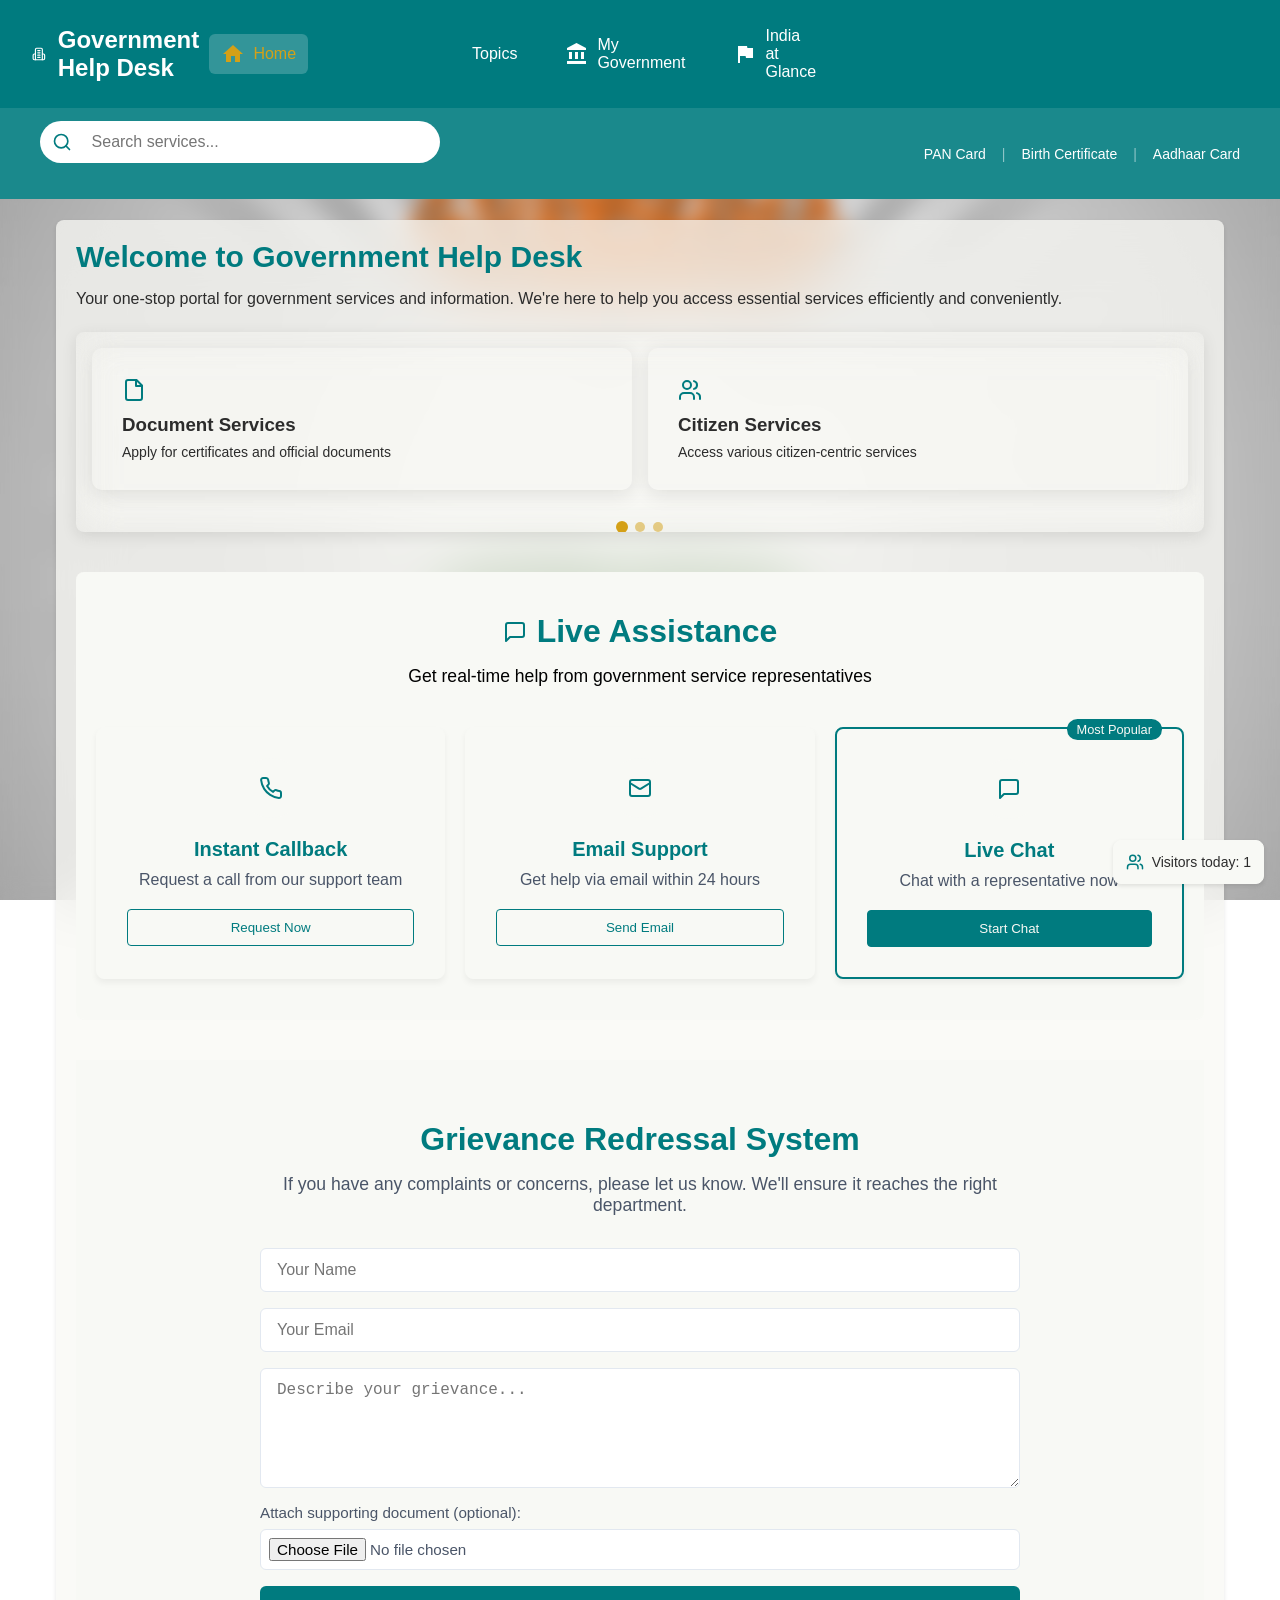
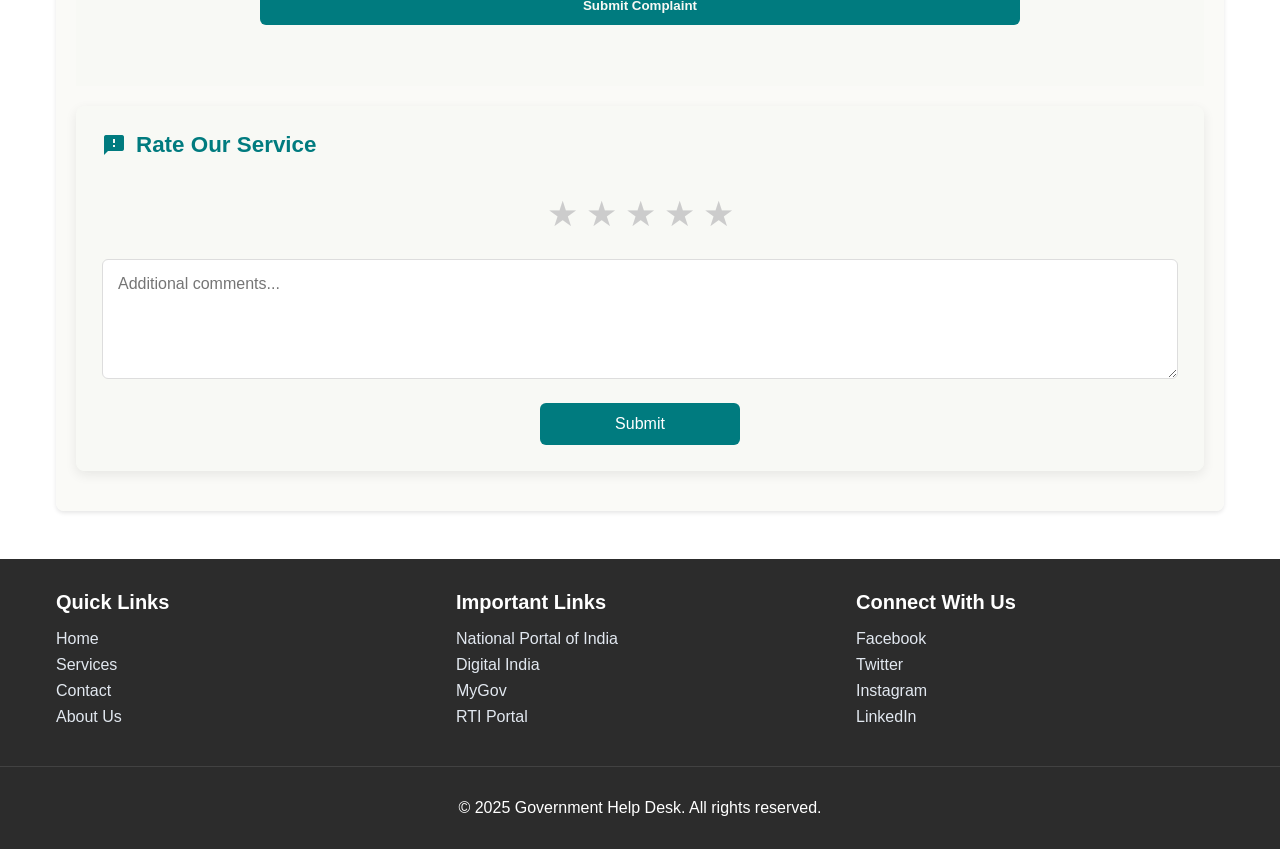
<file: index.html>
<!DOCTYPE html>
<html lang="en">
<head>
    <meta charset="UTF-8">
    <meta name="viewport" content="width=device-width, initial-scale=1.0">
    <title>Government Help Desk</title>
    <link rel="stylesheet" href="styles.css">
    <link href="https://fonts.googleapis.com/icon?family=Material+Icons" rel="stylesheet">
</head>
<body> 
    <header>
        <div class="header-top">
            <div class="logo">
                <svg xmlns="http://www.w3.org/2000/svg" width="24" height="24" viewBox="0 0 24 24" fill="none" stroke="currentColor" stroke-width="2" stroke-linecap="round" stroke-linejoin="round"><path d="M6 22V4a2 2 0 0 1 2-2h8a2 2 0 0 1 2 2v18Z"/><path d="M6 12H4a2 2 0 0 0-2 2v6a2 2 0 0 0 2 2h2"/><path d="M18 12h2a2 2 0 0 1 2 2v6a2 2 0 0 1-2 2h-2"/><path d="M10 6h4"/><path d="M10 10h4"/><path d="M10 14h4"/><path d="M10 18h4"/></svg>
                <h1>Government Help Desk</h1>
            </div>
            <nav class="main-nav">
                <div class="nav-item">
                    <div class="nav-btn active" data-tab="home">
                        <span class="material-icons nav-icon">home</span>
                        <span>Home</span>
                    </div>
                </div>
                <div class="nav-item">
                    <div class="nav-btn">
                        <span class="material-icons nav-icon">topic</span>
                        <span>Topics</span>
                    </div>
                    <div class="dropdown-content">
                        <a href="agriculture.html">Agriculture</a>
                        <a href="governance.html">Government & Administration</a>
                        <a href="labour&employement.html">Labour & Employment</a>
                        <a href="travel.html">Travel and Tourism</a>
                    </div>
                </div>
                <div class="nav-item">
                    <div class="nav-btn">
                        <span class="material-icons nav-icon">account_balance</span>
                        <span>My Government</span>
                    </div>
                    <div class="dropdown-content">
                        <a href="whoiswho.html">Who's Who</a>
                        <a href="publications.html">Publications</a>
                        <a href="https://www.indiacode.nic.in/">Acts</a>
                    </div>
                </div>
                <div class="nav-item">
                    <div class="nav-btn">
                        <span class="material-icons nav-icon">flag</span>
                        <span>India at Glance</span>
                    </div>
                    <div class="dropdown-content">
                        <a href="profile.html">Profile</a>
                        <a href="statesofindia.html">States of India</a>
                    </div>
                </div>
                <div class="nav-item">
                    <div class="nav-btn" data-tab="services">
                        <span class="material-icons nav-icon">miscellaneous_services</span>
                        <span>Services</span>
                    </div>
                </div>
                <div class="nav-item">
                    <div class="nav-btn" data-tab="contact">
                        <span class="material-icons nav-icon">contact_support</span>
                        <span>Contact</span>
                    </div>
                </div>
                <button onclick="location.href='login.html'" class="btn" type="submit">
                    <span class="material-icons">login</span> Login / Sign Up
                </button>
            </nav>
        </div>
        <div class="header-bottom">
            <div class="search-section">
                <div class="search-container">
                    <input type="text" id="navSearchInput" placeholder="        Search services...">
                    <button class="search-btn">
                        <svg xmlns="http://www.w3.org/2000/svg" width="20" height="20" viewBox="0 0 24 24" fill="none" stroke="currentColor" stroke-width="2" stroke-linecap="round" stroke-linejoin="round">
                            <circle cx="11" cy="11" r="8"/>
                            <path d="m21 21-4.3-4.3"/>
                        </svg>
                    </button>
                    
                </div>
                <div class="quick-links">
                    <a href="https://www.onlineservices.nsdl.com/paam/endUserRegisterContact.html">PAN Card</a>
                    <span class="separator">|</span>
                    <a href="https://services.india.gov.in/service/detail/birth-certificate-1">Birth Certificate</a>
                    <span class="separator">|</span>
                    <a href="https://onlineap.meeseva.gov.in/CitizenPortal/UserInterface/Citizen/Home.aspx">Aadhaar Card</a>
                </div>
            </div>
        </div>
    </header>
    
   
    <main>
       
       
        <div class="content-container">
            <div id="home" class="tab-content active">
                <h2>Welcome to Government Help Desk</h2>
                <p>Your one-stop portal for government services and information. We're here to help you access essential services efficiently and conveniently.</p>
                <section id="about">
                <!-- Fixed Carousel Structure -->
                <div class="carousel-container">
                    <div class="service-grid">
                        <div class="service-slide">
                            <a href="https://www.eprintcafe.com/?gad_source=1&gbraid=0AAAAAqeAy9z7bcvXZ84VuxIB7xzsSJ7wl&gclid=Cj0KCQjwtpLABhC7ARIsALBOCVqfy0j6d8ZPC0XldnBgIDiP1qyvoOx56XyIWiHMbSPt73RoNnOhKJkaAtC0EALw_wcB" class="service-card">
                                <svg xmlns="http://www.w3.org/2000/svg" width="24" height="24" viewBox="0 0 24 24" fill="none" stroke="currentColor" stroke-width="2" stroke-linecap="round" stroke-linejoin="round"><path d="M14.5 2H6a2 2 0 0 0-2 2v16a2 2 0 0 0 2 2h12a2 2 0 0 0 2-2V7.5L14.5 2z"/><polyline points="14 2 14 8 20 8"/></svg>
                                <h3>Document Services</h3>
                                <p>Apply for certificates and official documents</p>
                            </a>
                            <a href="https://vahan.parivahan.gov.in/vahanservice/vahan/ui/usermgmt/login.xhtml?faces-redirect=true" class="service-card">
                                <svg xmlns="http://www.w3.org/2000/svg" width="24" height="24" viewBox="0 0 24 24" fill="none" stroke="currentColor" stroke-width="2" stroke-linecap="round" stroke-linejoin="round"><path d="M16 21v-2a4 4 0 0 0-4-4H6a4 4 0 0 0-4 4v2"/><circle cx="9" cy="7" r="4"/><path d="M22 21v-2a4 4 0 0 0-3-3.87"/><path d="M16 3.13a4 4 0 0 1 0 7.75"/></svg>
                                <h3>Citizen Services</h3>
                                <p>Access various citizen-centric services</p>
                            </a>
                        </div>
                        <div class="service-slide">
                            <a href="https://www.onlineservices.nsdl.com/paam/endUserRegisterContact.html" class="service-card">
                                <svg xmlns="http://www.w3.org/2000/svg" width="24" height="24" viewBox="0 0 24 24" fill="none" stroke="currentColor" stroke-width="2" stroke-linecap="round" stroke-linejoin="round"><rect width="20" height="14" x="2" y="5" rx="2"/><line x1="2" x2="22" y1="10" y2="10"/></svg>
                                <h3>PAN Card Services</h3>
                                <p>Apply for new PAN card or make corrections</p>
                            </a>
                            <a href="https://uidai.gov.in/en/contact-support/have-any-question/921-english-uk/faqs/aadhaar-online-services.html" class="service-card">
                                <svg xmlns="http://www.w3.org/2000/svg" width="24" height="24" viewBox="0 0 24 24" fill="none" stroke="currentColor" stroke-width="2" stroke-linecap="round" stroke-linejoin="round"><path d="M12 11.5v2.83L15 16"/><path d="M12 2a10 10 0 1 0 10 10 4 4 0 0 1-5-5"/><path d="M9 12H4"/><path d="M12 7v5"/></svg>
                                <h3>Aadhaar Services</h3>
                                <p>Update Aadhaar details and download e-Aadhaar</p>
                            </a>
                        </div>
                        <div class="service-slide">
                            <a href="https://parivahan.gov.in/parivahan//en/content/driving-licence-0" class="service-card">
                                <svg xmlns="http://www.w3.org/2000/svg" width="24" height="24" viewBox="0 0 24 24" fill="none" stroke="currentColor" stroke-width="2" stroke-linecap="round" stroke-linejoin="round"><path d="M19 17h2c.6 0 1-.4 1-1v-3c0-.9-.7-1.7-1.5-1.9C18.7 10.6 16 10 16 10s-1.3-1.4-2.2-2.3c-.5-.4-1.1-.7-1.8-.7H5c-.6 0-1.1.4-1.4.9l-1.4 2.9A3.7 3.7 0 0 0 2 12v4c0 .6.4 1 1 1h2"/><circle cx="7" cy="17" r="2"/><path d="M9 17h6"/><circle cx="17" cy="17" r="2"/></svg>
                                <h3>Driving License Services</h3>
                                <p>Apply for new license or renewal</p>
                            </a>
                            <a href="https://services.india.gov.in/service/detail/apply-online-for-income-certificate-1" class="service-card">
                                <svg xmlns="http://www.w3.org/2000/svg" width="24" height="24" viewBox="0 0 24 24" fill="none" stroke="currentColor" stroke-width="2" stroke-linecap="round" stroke-linejoin="round"><path d="M14.5 2H6a2 2 0 0 0-2 2v16a2 2 0 0 0 2 2h12a2 2 0 0 0 2-2V7.5L14.5 2z"/><polyline points="14 2 14 8 20 8"/><path d="m9 15 2 2 4-4"/></svg>
                                <h3>Income Certificate</h3>
                                <p>Apply for income certificate verification</p>
                            </a>
                        </div>
                    </div>
                    <div class="carousel-dots"></div>
                </div>
                </section>
                
                <section id="live-assistance"class="live-assistance-section">
                    <div class="assistance-container">
                      <div class="assistance-header">
                        <h2><svg xmlns="http://www.w3.org/2000/svg" width="24" height="24" viewBox="0 0 24 24" fill="none" stroke="currentColor" stroke-width="2" stroke-linecap="round" stroke-linejoin="round">
                          <path d="M21 15a2 2 0 0 1-2 2H7l-4 4V5a2 2 0 0 1 2-2h14a2 2 0 0 1 2 2z"></path>
                        </svg> Live Assistance</h2>
                        <p>Get real-time help from government service representatives</p>
                      </div>
                      
                      <div class="assistance-options">
                        <div class="assistance-card">
                          <div class="card-icon">
                            <svg xmlns="http://www.w3.org/2000/svg" width="24" height="24" viewBox="0 0 24 24" fill="none" stroke="currentColor" stroke-width="2" stroke-linecap="round" stroke-linejoin="round">
                              <path d="M22 16.92v3a2 2 0 0 1-2.18 2 19.79 19.79 0 0 1-8.63-3.07 19.5 19.5 0 0 1-6-6 19.79 19.79 0 0 1-3.07-8.67A2 2 0 0 1 4.11 2h3a2 2 0 0 1 2 1.72 12.84 12.84 0 0 0 .7 2.81 2 2 0 0 1-.45 2.11L8.09 9.91a16 16 0 0 0 6 6l1.27-1.27a2 2 0 0 1 2.11-.45 12.84 12.84 0 0 0 2.81.7A2 2 0 0 1 22 16.92z"/>
                            </svg>
                          </div>
                          <h3>Instant Callback</h3>
                          <p>Request a call from our support team</p>
                          <button class="assistance-btn">Request Now</button>
                        </div>
                        
                        <div class="assistance-card">
                          <div class="card-icon">
                            <svg xmlns="http://www.w3.org/2000/svg" width="24" height="24" viewBox="0 0 24 24" fill="none" stroke="currentColor" stroke-width="2" stroke-linecap="round" stroke-linejoin="round">
                              <rect width="20" height="16" x="2" y="4" rx="2"/>
                              <path d="m22 7-8.97 5.7a1.94 1.94 0 0 1-2.06 0L2 7"/>
                            </svg>
                          </div>
                          <h3>Email Support</h3>
                          <p>Get help via email within 24 hours</p>
                          <button class="assistance-btn">Send Email</button>
                        </div>
                        
                        <div class="assistance-card live-chat-card">
                          <div class="card-icon">
                            <svg xmlns="http://www.w3.org/2000/svg" width="24" height="24" viewBox="0 0 24 24" fill="none" stroke="currentColor" stroke-width="2" stroke-linecap="round" stroke-linejoin="round">
                              <path d="M21 15a2 2 0 0 1-2 2H7l-4 4V5a2 2 0 0 1 2-2h14a2 2 0 0 1 2 2z"/>
                            </svg>
                          </div>
                          <h3>Live Chat</h3>
                          <p>Chat with a representative now</p>
                          <button class="assistance-btn primary">Start Chat</button>
                        </div>
                      </div>
                    </div>
                  </section>
                 
                   <!-- Grievance Redressal System -->
                   <section id="grievance-redressal" class="grievance-section">
                    <div class="container">
                        <h2>Grievance Redressal System</h2>
                        <p>If you have any complaints or concerns, please let us know. We'll ensure it reaches the right department.</p>
                    
                        <form class="grievance-form" action="grievance.php" method="POST" enctype="multipart/form-data">
                            <input type="text" name="name" placeholder="Your Name" required>
                            <input type="email" name="email" placeholder="Your Email" required>
                            <textarea name="grievance_text" placeholder="Describe your grievance..." required></textarea>
                            
                            <label class="file-upload">
                                <span>Attach supporting document (optional):</span>
                                <input type="file" name="fileUpload" accept=".jpg,.jpeg,.png,.pdf,.doc,.docx">
                            </label>
                            
                            <button type="submit">Submit Complaint</button>
                        </form>
                    </div>
                </section>
                
  
  <div class="feedback-system">
  <h3><i class="material-icons">feedback</i> Rate Our Service</h3>
  <form action="process_feedback.php" method="POST">
    <div class="rating-stars">
      <span class="star" data-rating="1">★</span>
      <span class="star" data-rating="2">★</span>
      <span class="star" data-rating="3">★</span>
      <span class="star" data-rating="4">★</span>
      <span class="star" data-rating="5">★</span>
    </div>
    <input type="hidden" name="rating" id="rating-value">
    <textarea name="feedback" placeholder="Additional comments..."></textarea>
    <button type="submit" class="submit-feedback">Submit</button>
  </form>
</div>
  
            </div>
            <div id="services" class="tab-content">
                <div class="search-container">
                    <svg xmlns="http://www.w3.org/2000/svg" width="20" height="20" viewBox="0 0 24 24" fill="none" stroke="currentColor" stroke-width="2" stroke-linecap="round" stroke-linejoin="round"><circle cx="11" cy="11" r="8"/><path d="m21 21-4.3-4.3"/></svg>
                    <input type="text" id="searchInput" placeholder="Search services...">
                </div>
                <div id="servicesList"></div>
            </div>
            
            <div id="contact" class="tab-content">
                <div class="contact-info">
                    <div class="contact-item">
                        <svg xmlns="http://www.w3.org/2000/svg" width="24" height="24" viewBox="0 0 24 24" fill="none" stroke="currentColor" stroke-width="2" stroke-linecap="round" stroke-linejoin="round"><path d="M22 16.92v3a2 2 0 0 1-2.18 2 19.79 19.79 0 0 1-8.63-3.07 19.5 19.5 0 0 1-6-6 19.79 19.79 0 0 1-3.07-8.67A2 2 0 0 1 4.11 2h3a2 2 0 0 1 2 1.72 12.84 12.84 0 0 0 .7 2.81 2 2 0 0 1-.45 2.11L8.09 9.91a16 16 0 0 0 6 6l1.27-1.27a2 2 0 0 1 2.11-.45 12.84 12.84 0 0 0 2.81.7A2 2 0 0 1 22 16.92z"/></svg>
                        <div>
                            <p class="label">Emergency Helpline</p>
                            <p>1-800-HELP (Available 24/7)</p>
                        </div>
                    </div>
                    <div class="contact-item">
                        <svg xmlns="http://www.w3.org/2000/svg" width="24" height="24" viewBox="0 0 24 24" fill="none" stroke="currentColor" stroke-width="2" stroke-linecap="round" stroke-linejoin="round"><rect width="20" height="16" x="2" y="4" rx="2"/><path d="m22 7-8.97 5.7a1.94 1.94 0 0 1-2.06 0L2 7"/></svg>
                        <div>
                            <p class="label">Email Support</p>
                            <p>help@government.com</p>
                        </div>
                    </div>
                    <div class="contact-item">
                        <svg xmlns="http://www.w3.org/2000/svg" width="24" height="24" viewBox="0 0 24 24" fill="none" stroke="currentColor" stroke-width="2" stroke-linecap="round" stroke-linejoin="round"><rect width="18" height="18" x="3" y="4" rx="2" ry="2"/><line x1="16" x2="16" y1="2" y2="6"/><line x1="8" x2="8" y1="2" y2="6"/><line x1="3" x2="21" y1="10" y2="10"/></svg>
                        <div>
                            <p class="label">Office Hours</p>
                            <p>Monday - Friday: 9:00 AM - 5:00 PM</p>
                        </div>
                    </div>
                </div>
            </div>
        </div>
    </main>
   
    <div class="visitor-counter">
        <svg xmlns="http://www.w3.org/2000/svg" width="18" height="18" viewBox="0 0 24 24" fill="none" stroke="currentColor" stroke-width="2" stroke-linecap="round" stroke-linejoin="round"><path d="M16 21v-2a4 4 0 0 0-4-4H6a4 4 0 0 0-4 4v2"/><circle cx="9" cy="7" r="4"/><path d="M22 21v-2a4 4 0 0 0-3-3.87"/><path d="M16 3.13a4 4 0 0 1 0 7.75"/></svg>
        <p>Visitors today: <span id="visitorCount">1</span></p>
    </div>
    <footer>
        <div class="footer-content">
            <div class="footer-section">
                <h3>Quick Links</h3>
                <ul>
                    <li><a href="#home">Home</a></li>
                    <li><a href="#services">Services</a></li>
                    <li><a href="#contact">Contact</a></li>
                    <li><a href="#about">About Us</a></li>
                </ul>
            </div>
            <div class="footer-section">
                <h3>Important Links</h3>
                <ul>
                    <li><a href="https://www.india.gov.in">National Portal of India</a></li>
                    <li><a href="https://www.digital.india.gov.in">Digital India</a></li>
                    <li><a href="https://www.mygov.in">MyGov</a></li>
                    <li><a href="https://www.rti.gov.in">RTI Portal</a></li>
                </ul>
            </div>
            <div class="footer-section">
                <h3>Connect With Us</h3>
                <ul>
                    <li><a href="#facebook">Facebook</a></li>
                    <li><a href="#twitter">Twitter</a></li>
                    <li><a href="#instagram">Instagram</a></li>
                    <li><a href="#linkedin">LinkedIn</a></li>
                </ul>
            </div>
        </div>
        <div class="footer-bottom">
            <p>&copy; 2025 Government Help Desk. All rights reserved.</p>
        </div>
    </footer>
    
    <script src="script.js"></script>
</body>
</html>
</file>
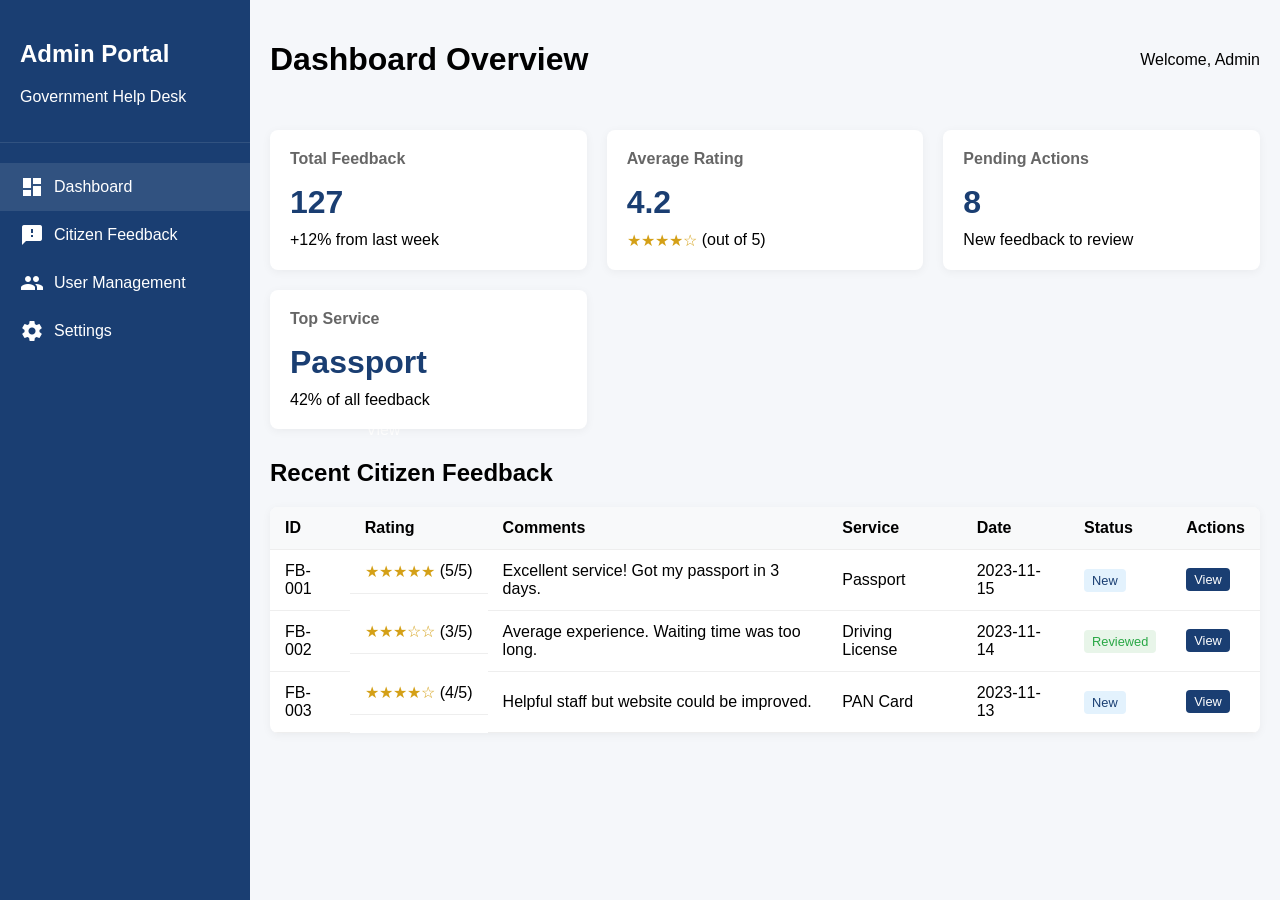
<file: admin.html>
<!DOCTYPE html>
<html lang="en">
<head>
    <meta charset="UTF-8">
    <meta name="viewport" content="width=device-width, initial-scale=1.0">
    <title>Admin Dashboard - Government Help Desk</title>
    <link href="https://fonts.googleapis.com/icon?family=Material+Icons" rel="stylesheet">
    <style>
        :root {
            --primary: #1a3e72;
            --secondary: #d4a017;
            --danger: #dc3545;
            --success: #28a745;
        }
        
        body {
            font-family: 'Segoe UI', Tahoma, Geneva, Verdana, sans-serif;
            margin: 0;
            padding: 0;
            background-color: #f5f7fa;
        }
        
        .dashboard-container {
            display: grid;
            grid-template-columns: 250px 1fr;
            min-height: 100vh;
        }
        
        /* Sidebar */
        .sidebar {
            background: var(--primary);
            color: white;
            padding: 20px 0;
        }
        
        .sidebar-header {
            padding: 0 20px 20px;
            border-bottom: 1px solid rgba(255,255,255,0.1);
        }
        
        .sidebar-nav {
            padding: 20px 0;
        }
        
        .nav-item {
            display: flex;
            align-items: center;
            padding: 12px 20px;
            color: white;
            text-decoration: none;
            transition: background 0.3s;
        }
        
        .nav-item:hover, .nav-item.active {
            background: rgba(255,255,255,0.1);
        }
        
        .nav-item i {
            margin-right: 10px;
        }
        
        /* Main Content */
        .main-content {
            padding: 20px;
        }
        
        .dashboard-header {
            display: flex;
            justify-content: space-between;
            align-items: center;
            margin-bottom: 30px;
        }
        
        .stats-grid {
            display: grid;
            grid-template-columns: repeat(auto-fill, minmax(250px, 1fr));
            gap: 20px;
            margin-bottom: 30px;
        }
        
        .stat-card {
            background: white;
            border-radius: 8px;
            padding: 20px;
            box-shadow: 0 2px 10px rgba(0,0,0,0.05);
        }
        
        .stat-card h3 {
            margin-top: 0;
            color: #666;
            font-size: 1rem;
        }
        
        .stat-card .value {
            font-size: 2rem;
            font-weight: bold;
            margin: 10px 0;
            color: var(--primary);
        }
        
        .feedback-table {
            width: 100%;
            border-collapse: collapse;
            background: white;
            border-radius: 8px;
            overflow: hidden;
            box-shadow: 0 2px 10px rgba(0,0,0,0.05);
        }
        
        .feedback-table th, .feedback-table td {
            padding: 12px 15px;
            text-align: left;
            border-bottom: 1px solid #eee;
        }
        
        .feedback-table th {
            background: #f8f9fa;
            font-weight: 600;
        }
        
        .rating-cell {
            display: flex;
            align-items: center;
        }
        
        .stars {
            color: var(--secondary);
            margin-right: 5px;
        }
        
        .status-badge {
            padding: 4px 8px;
            border-radius: 4px;
            font-size: 0.8rem;
            font-weight: 500;
        }
        
        .status-new {
            background: #e3f2fd;
            color: var(--primary);
        }
        
        .status-reviewed {
            background: #e8f5e9;
            color: var(--success);
        }
        
        .btn {
            padding: 6px 12px;
            border-radius: 4px;
            border: none;
            cursor: pointer;
            font-weight: 500;
        }
        
        .btn-primary {
            background: var(--primary);
            color: white;
        }
        
        .btn-sm {
            padding: 4px 8px;
            font-size: 0.8rem;
        }
    </style>
</head>
<body>
    <div class="dashboard-container">
        <!-- Sidebar -->
        <div class="sidebar">
            <div class="sidebar-header">
                <h2>Admin Portal</h2>
                <p>Government Help Desk</p>
            </div>
            
            <nav class="sidebar-nav">
                <a href="#" class="nav-item active">
                    <i class="material-icons">dashboard</i>
                    Dashboard
                </a>
                <a href="#" class="nav-item">
                    <i class="material-icons">feedback</i>
                    Citizen Feedback
                </a>
                <a href="#" class="nav-item">
                    <i class="material-icons">people</i>
                    User Management
                </a>
                <a href="#" class="nav-item">
                    <i class="material-icons">settings</i>
                    Settings
                </a>
                <a href="index.html" class="nav-item">
                    <i class="material-icons">switch_account</i>
                    Switch to User View
                </a>
            </nav>
        </div>
        
        <!-- Main Content -->
        <div class="main-content">
            <div class="dashboard-header">
                <h1>Dashboard Overview</h1>
                <div class="user-profile">
                    <span>Welcome, Admin</span>
                </div>
            </div>
            
            <!-- Stats Cards -->
            <div class="stats-grid">
                <div class="stat-card">
                    <h3>Total Feedback</h3>
                    <div class="value" id="total-feedback">127</div>
                    <div>+12% from last week</div>
                </div>
                <div class="stat-card">
                    <h3>Average Rating</h3>
                    <div class="value" id="avg-rating">4.2</div>
                    <div class="rating-cell">
                        <div class="stars">★★★★☆</div>
                        <span>(out of 5)</span>
                    </div>
                </div>
                <div class="stat-card">
                    <h3>Pending Actions</h3>
                    <div class="value" id="pending-actions">8</div>
                    <div>New feedback to review</div>
                </div>
                <div class="stat-card">
                    <h3>Top Service</h3>
                    <div class="value">Passport</div>
                    <div>42% of all feedback</div>
                </div>
            </div>
            
            <!-- Recent Feedback Table -->
            <h2>Recent Citizen Feedback</h2>
            <table class="feedback-table">
                <thead>
                    <tr>
                        <th>ID</th>
                        <th>Rating</th>
                        <th>Comments</th>
                        <th>Service</th>
                        <th>Date</th>
                        <th>Status</th>
                        <th>Actions</th>
                    </tr>
                </thead>
                <tbody id="feedback-table-body">
                    <!-- Will be populated by JavaScript -->
                </tbody>
            </table>
        </div>
    </div>

    <script>
        // Sample data - in real app, fetch from your JSON/API
        const feedbackData = [
            {
                id: "FB-001",
                rating: 5,
                comments: "Excellent service! Got my passport in 3 days.",
                service: "Passport",
                date: "2023-11-15",
                status: "new"
            },
            {
                id: "FB-002",
                rating: 3,
                comments: "Average experience. Waiting time was too long.",
                service: "Driving License",
                date: "2023-11-14",
                status: "reviewed"
            },
            {
                id: "FB-003",
                rating: 4,
                comments: "Helpful staff but website could be improved.",
                service: "PAN Card",
                date: "2023-11-13",
                status: "new"
            }
        ];

        // Populate table
        function renderFeedbackTable() {
            const tableBody = document.getElementById('feedback-table-body');
            tableBody.innerHTML = '';
            
            feedbackData.forEach(feedback => {
                const row = document.createElement('tr');
                
                // Generate stars HTML
                const stars = '★'.repeat(feedback.rating) + '☆'.repeat(5 - feedback.rating);
                
                row.innerHTML = `
                    <td>${feedback.id}</td>
                    <td class="rating-cell">
                        <div class="stars">${stars}</div>
                        <span>(${feedback.rating}/5)</span>
                    </td>
                    <td>${feedback.comments}</td>
                    <td>${feedback.service}</td>
                    <td>${feedback.date}</td>
                    <td>
                        <span class="status-badge status-${feedback.status}">
                            ${feedback.status.charAt(0).toUpperCase() + feedback.status.slice(1)}
                        </span>
                    </td>
                    <td>
                        <button class="btn btn-primary btn-sm" onclick="viewFeedback('${feedback.id}')">
                            View
                        </button>
                    </td>
                `;
                
                tableBody.appendChild(row);
            });
        }

        // View feedback details
        function viewFeedback(id) {
            const feedback = feedbackData.find(f => f.id === id);
            if (feedback) {
                alert(`Feedback Details:\n\nID: ${feedback.id}\nRating: ${feedback.rating}/5\nService: ${feedback.service}\n\n${feedback.comments}`);
            }
        }

        // Initial load
        document.addEventListener('DOMContentLoaded', renderFeedbackTable);
    </script>
</body>
</html>
</file>
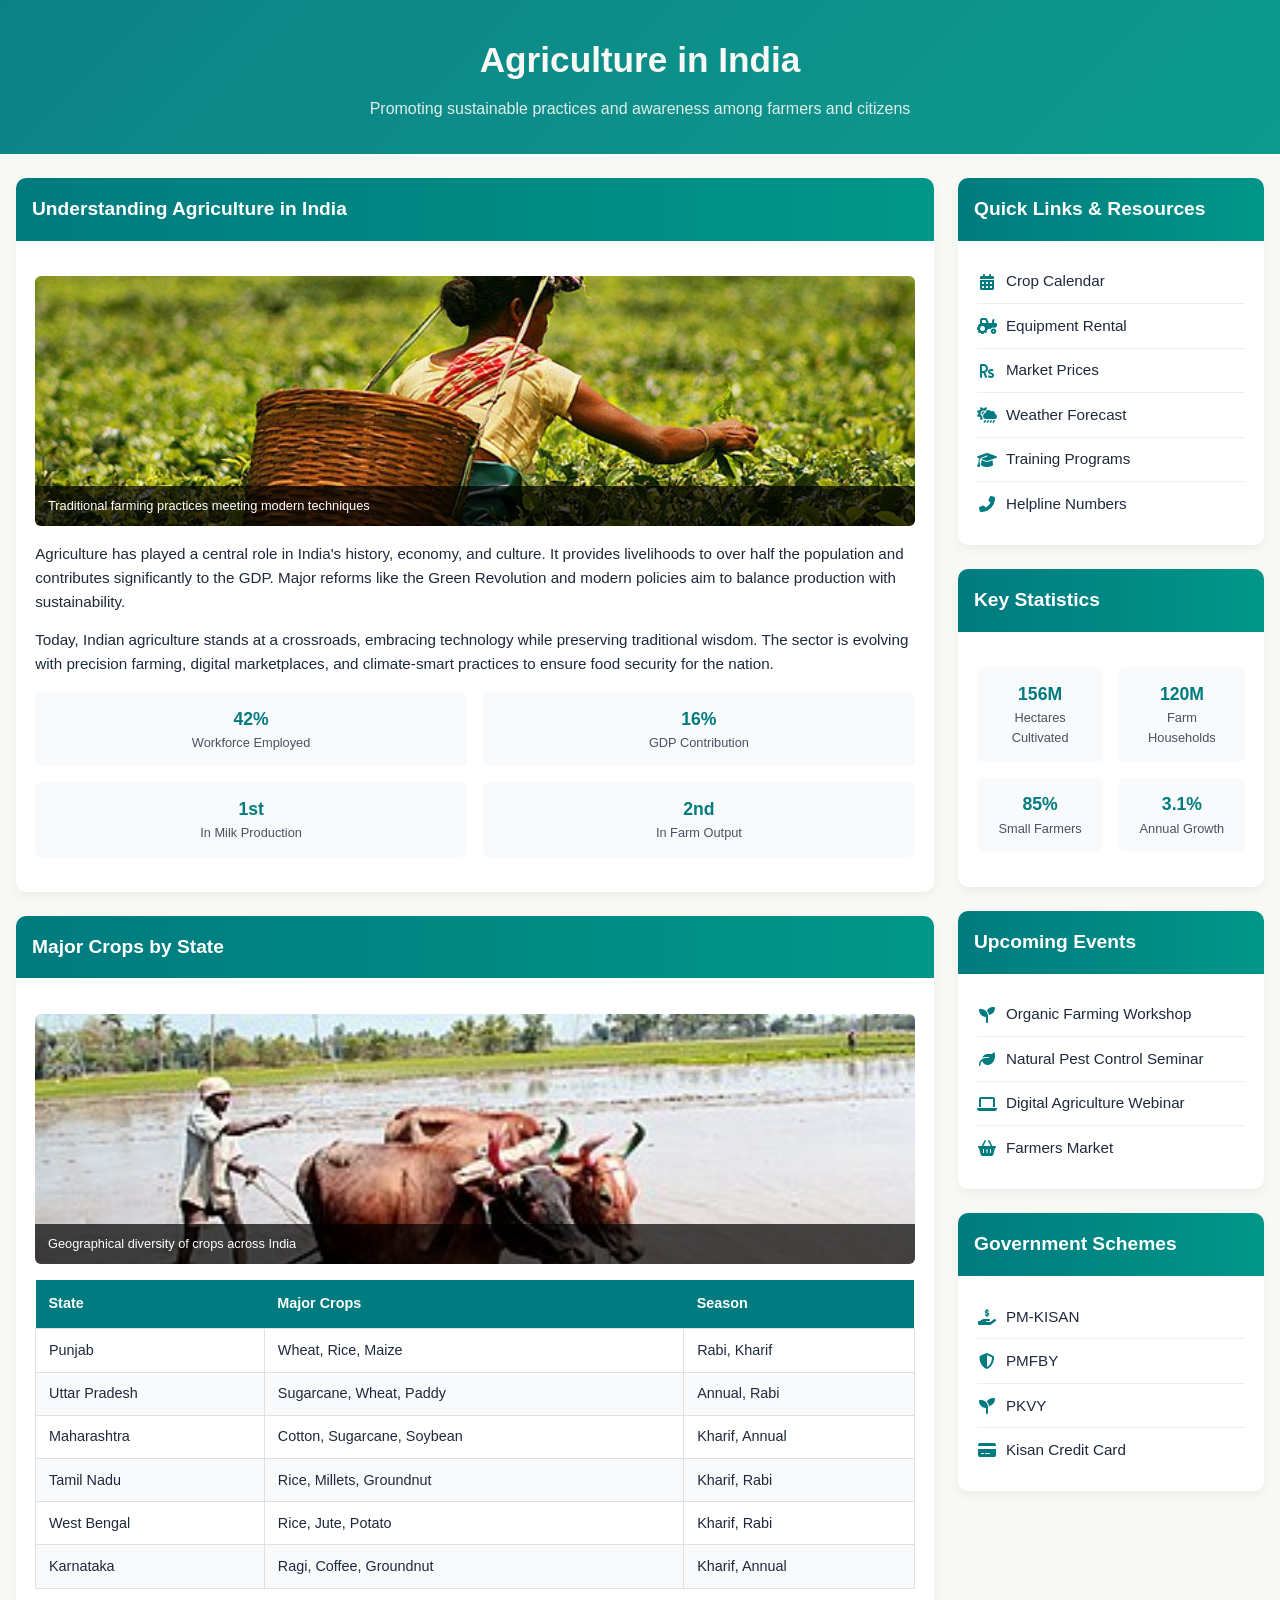
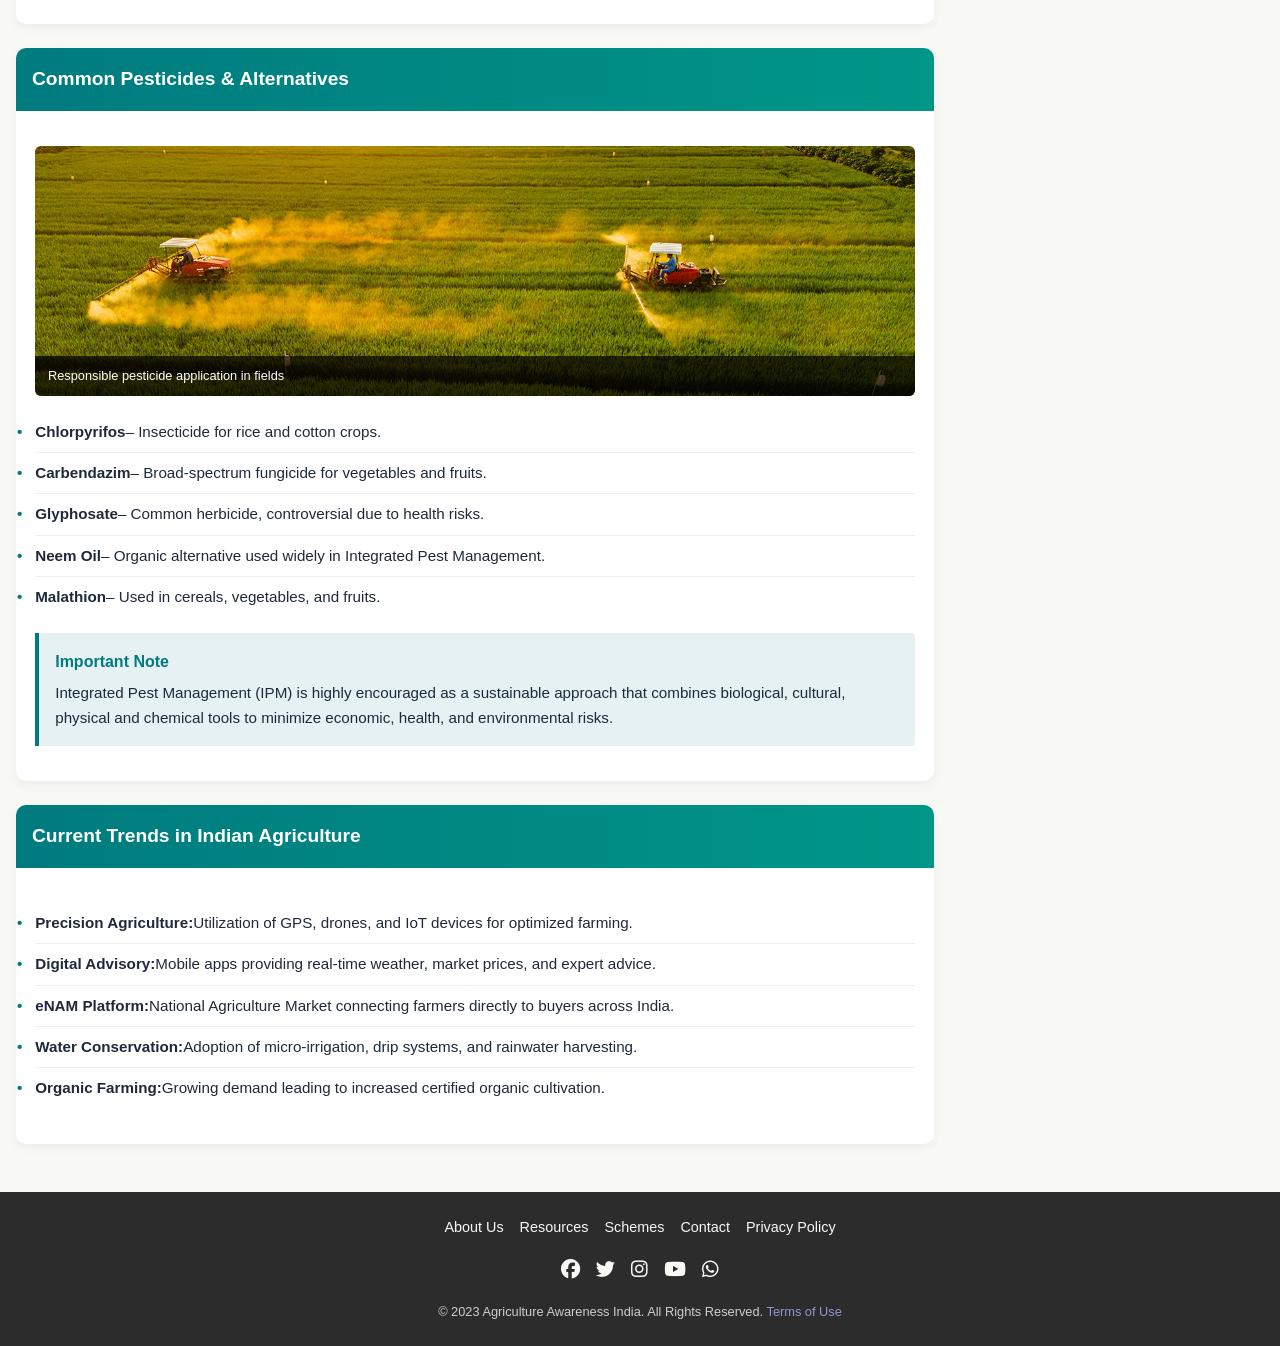
<file: agriculture.html>
<!DOCTYPE html>
<html lang="en">
<head>
  <meta charset="UTF-8">
  <meta name="viewport" content="width=device-width, initial-scale=1.0">
  <title>Agriculture Awareness - India</title>
  <link rel="stylesheet" href="https://cdnjs.cloudflare.com/ajax/libs/font-awesome/6.4.0/css/all.min.css">
  <style>
    :root {
      --primary: #007B7F;
      --primary-light: #009688;
      --secondary: #1e293b;
      --light: #F8F9F5;
      --white: #ffffff;
      --gray: #f9fafb;
      --dark-gray: #2C2C2C;
    }
    
    * {
      margin: 0;
      padding: 0;
      box-sizing: border-box;
    }
    
    body {
      font-family: 'Segoe UI', Tahoma, Geneva, Verdana, sans-serif;
      line-height: 1.6;
      background: var(--light);
      color: var(--secondary);
    }
    
    header {
      background: linear-gradient(135deg, var(--primary), var(--primary-light));
      color: var(--light);
      padding: 2rem 1rem;
      text-align: center;
      position: relative;
      overflow: hidden;
    }
    
    header::before {
      content: "";
      position: absolute;
      top: 0;
      left: 0;
      width: 100%;
      height: 100%;
      background: url('data:image/svg+xml;utf8,<svg xmlns="http://www.w3.org/2000/svg" viewBox="0 0 100 100" preserveAspectRatio="none"><path fill="rgba(255,255,255,0.05)" d="M0,0 L100,0 L100,100 L0,100 Z" /></svg>');
      background-size: cover;
    }
    
    header h1 {
      font-size: 2.2rem;
      margin-bottom: 0.5rem;
      position: relative;
      font-weight: 700;
    }
    
    header p {
      font-size: 1rem;
      max-width: 700px;
      margin: 0 auto;
      position: relative;
      opacity: 0.9;
    }
    
    .container {
      display: flex;
      flex-wrap: wrap;
      max-width: 1400px;
      margin: 1.5rem auto;
      padding: 0 1rem;
      gap: 1.5rem;
    }
    
    main {
      flex: 3;
      min-width: 0;
    }
    
    aside {
      flex: 1;
      min-width: 280px;
    }
    
    .card {
      background: var(--white);
      border-radius: 10px;
      box-shadow: 0 4px 10px rgba(0, 0, 0, 0.05);
      margin-bottom: 1.5rem;
      overflow: hidden;
      transition: transform 0.3s ease, box-shadow 0.3s ease;
    }
    
    .card:hover {
      transform: translateY(-3px);
      box-shadow: 0 8px 15px rgba(0, 0, 0, 0.1);
    }
    
    .card-header {
      background: linear-gradient(to right, var(--primary), var(--primary-light));
      color: var(--white);
      padding: 1rem;
      font-size: 1.2rem;
      font-weight: 600;
    }
    
    .card-body {
      padding: 1.2rem;
    }
    
    .card-body p {
      margin-bottom: 0.8rem;
      font-size: 0.95rem;
    }
    
    .card-body p:last-child {
      margin-bottom: 0;
    }
    
    .img-container {
      position: relative;
      border-radius: 6px;
      overflow: hidden;
      margin: 1rem 0;
    }
    
    .img-container img {
      width: 100%;
      height: 250px;
      object-fit: cover;
      display: block;
      transition: transform 0.5s ease;
    }
    
    .card:hover .img-container img {
      transform: scale(1.03);
    }
    
    .img-caption {
      position: absolute;
      bottom: 0;
      left: 0;
      right: 0;
      background: rgba(0, 0, 0, 0.7);
      color: var(--white);
      padding: 0.6rem 0.8rem;
      font-size: 0.8rem;
    }
    
    table {
      width: 100%;
      border-collapse: collapse;
      margin: 1rem 0;
      font-size: 0.9rem;
    }
    
    table th {
      background-color: var(--primary);
      color: var(--white);
      font-weight: 600;
      text-align: left;
      padding: 0.8rem;
    }
    
    table td {
      padding: 0.6rem 0.8rem;
      border: 1px solid #e0e0e0;
    }
    
    table tr:nth-child(even) {
      background-color: var(--gray);
    }
    
    table tr:hover {
      background-color: rgba(0, 123, 127, 0.05);
    }
    
    ul.custom-list {
      list-style: none;
      margin: 1rem 0;
    }
    
    ul.custom-list li {
      padding: 0.5rem 0;
      border-bottom: 1px solid #eee;
      display: flex;
      align-items: flex-start;
      font-size: 0.95rem;
    }
    
    ul.custom-list li:last-child {
      border-bottom: none;
    }
    
    ul.custom-list li::before {
      content: "•";
      color: var(--primary);
      font-weight: bold;
      display: inline-block;
      width: 1.2em;
      margin-left: -1.2em;
    }
    
    .quick-links .link-item {
      display: flex;
      align-items: center;
      padding: 0.6rem 0;
      border-bottom: 1px solid #eee;
      text-decoration: none;
      color: var(--secondary);
      transition: color 0.3s ease;
      font-size: 0.95rem;
    }
    
    .quick-links .link-item:last-child {
      border-bottom: none;
    }
    
    .quick-links .link-item:hover {
      color: var(--primary);
    }
    
    .quick-links .link-item i {
      margin-right: 0.6rem;
      color: var(--primary);
      font-size: 1rem;
      width: 1.2rem;
      text-align: center;
    }
    
    .fact-box {
      background: rgba(0, 123, 127, 0.1);
      border-left: 4px solid var(--primary);
      padding: 1rem;
      margin: 1rem 0;
      border-radius: 0 4px 4px 0;
      font-size: 0.9rem;
    }
    
    .fact-box h4 {
      color: var(--primary);
      margin-bottom: 0.4rem;
      font-size: 1rem;
    }
    
    .stats-grid {
      display: grid;
      grid-template-columns: repeat(2, 1fr);
      gap: 1rem;
      margin: 1rem 0;
    }
    
    .stat-item {
      background: var(--gray);
      padding: 0.8rem;
      border-radius: 6px;
      text-align: center;
    }
    
    .stat-item .stat-value {
      font-weight: bold;
      color: var(--primary);
      font-size: 1.1rem;
    }
    
    .stat-item .stat-label {
      font-size: 0.8rem;
      color: var(--secondary);
      opacity: 0.8;
    }
    
    footer {
      background-color: var(--dark-gray);
      color: var(--light);
      padding: 1.5rem 1rem;
      text-align: center;
      margin-top: 1rem;
    }
    
    .footer-content {
      max-width: 1200px;
      margin: 0 auto;
      display: flex;
      flex-direction: column;
      align-items: center;
    }
    
    .footer-links {
      display: flex;
      flex-wrap: wrap;
      justify-content: center;
      gap: 1rem;
      margin-bottom: 1rem;
    }
    
    .footer-links a {
      color: var(--light);
      text-decoration: none;
      transition: color 0.3s ease;
      font-size: 0.9rem;
    }
    
    .footer-links a:hover {
      color: var(--primary-light);
    }
    
    .social-icons {
      display: flex;
      gap: 1rem;
      margin-bottom: 1rem;
    }
    
    .social-icons a {
      color: var(--light);
      font-size: 1.2rem;
      transition: color 0.3s ease;
    }
    
    .social-icons a:hover {
      color: var(--primary-light);
    }
    
    .copyright {
      opacity: 0.8;
      font-size: 0.8rem;
    }
    
    .copyright a {
      color: #a5b4fc;
      text-decoration: none;
    }
    
    @media (max-width: 992px) {
      .container {
        flex-direction: column;
      }
      
      main, aside {
        flex: 1 1 100%;
      }
    }
    
    @media (max-width: 768px) {
      header {
        padding: 1.5rem 1rem;
      }
      
      header h1 {
        font-size: 1.8rem;
      }
      
      header p {
        font-size: 0.9rem;
      }
      
      .stats-grid {
        grid-template-columns: 1fr;
      }
    }
  </style>
</head>
<body>
  <header>
    <h1>Agriculture in India</h1>
    <p>Promoting sustainable practices and awareness among farmers and citizens</p>
  </header>

  <div class="container">
    <main>
      <section class="card">
        <div class="card-header">
          Understanding Agriculture in India
        </div>
        <div class="card-body">
          <div class="img-container">
            <img src="agriculture1.jpg" alt="Indian Farmer in Field">
            <div class="img-caption">Traditional farming practices meeting modern techniques</div>
          </div>
          <p>
            Agriculture has played a central role in India's history, economy, and culture. It provides livelihoods to over half the population and contributes significantly to the GDP. Major reforms like the Green Revolution and modern policies aim to balance production with sustainability.
          </p>
          <p>
            Today, Indian agriculture stands at a crossroads, embracing technology while preserving traditional wisdom. The sector is evolving with precision farming, digital marketplaces, and climate-smart practices to ensure food security for the nation.
          </p>
          
          <div class="stats-grid">
            <div class="stat-item">
              <div class="stat-value">42%</div>
              <div class="stat-label">Workforce Employed</div>
            </div>
            <div class="stat-item">
              <div class="stat-value">16%</div>
              <div class="stat-label">GDP Contribution</div>
            </div>
            <div class="stat-item">
              <div class="stat-value">1st</div>
              <div class="stat-label">In Milk Production</div>
            </div>
            <div class="stat-item">
              <div class="stat-value">2nd</div>
              <div class="stat-label">In Farm Output</div>
            </div>
          </div>
        </div>
      </section>

      <section class="card">
        <div class="card-header">
          Major Crops by State
        </div>
        <div class="card-body">
          <div class="img-container">
            <img src="agriculture2.jpg" alt="India Crop Map">
            <div class="img-caption">Geographical diversity of crops across India</div>
          </div>
          <table>
            <thead>
              <tr><th>State</th><th>Major Crops</th><th>Season</th></tr>
            </thead>
            <tbody>
              <tr><td>Punjab</td><td>Wheat, Rice, Maize</td><td>Rabi, Kharif</td></tr>
              <tr><td>Uttar Pradesh</td><td>Sugarcane, Wheat, Paddy</td><td>Annual, Rabi</td></tr>
              <tr><td>Maharashtra</td><td>Cotton, Sugarcane, Soybean</td><td>Kharif, Annual</td></tr>
              <tr><td>Tamil Nadu</td><td>Rice, Millets, Groundnut</td><td>Kharif, Rabi</td></tr>
              <tr><td>West Bengal</td><td>Rice, Jute, Potato</td><td>Kharif, Rabi</td></tr>
              <tr><td>Karnataka</td><td>Ragi, Coffee, Groundnut</td><td>Kharif, Annual</td></tr>
            </tbody>
          </table>
        </div>
      </section>

      <section class="card">
        <div class="card-header">
          Common Pesticides & Alternatives
        </div>
        <div class="card-body">
          <div class="img-container">
            <img src="agriculture3.jpg" alt="Pesticide Spraying">
            <div class="img-caption">Responsible pesticide application in fields</div>
          </div>
          <ul class="custom-list">
            <li><strong>Chlorpyrifos</strong> – Insecticide for rice and cotton crops.</li>
            <li><strong>Carbendazim</strong> – Broad-spectrum fungicide for vegetables and fruits.</li>
            <li><strong>Glyphosate</strong> – Common herbicide, controversial due to health risks.</li>
            <li><strong>Neem Oil</strong> – Organic alternative used widely in Integrated Pest Management.</li>
            <li><strong>Malathion</strong> – Used in cereals, vegetables, and fruits.</li>
          </ul>
          <div class="fact-box">
            <h4>Important Note</h4>
            <p>Integrated Pest Management (IPM) is highly encouraged as a sustainable approach that combines biological, cultural, physical and chemical tools to minimize economic, health, and environmental risks.</p>
          </div>
        </div>
      </section>

      <section class="card">
        <div class="card-header">
          Current Trends in Indian Agriculture
        </div>
        <div class="card-body">
          <ul class="custom-list">
            <li><strong>Precision Agriculture:</strong> Utilization of GPS, drones, and IoT devices for optimized farming.</li>
            <li><strong>Digital Advisory:</strong> Mobile apps providing real-time weather, market prices, and expert advice.</li>
            <li><strong>eNAM Platform:</strong> National Agriculture Market connecting farmers directly to buyers across India.</li>
            <li><strong>Water Conservation:</strong> Adoption of micro-irrigation, drip systems, and rainwater harvesting.</li>
            <li><strong>Organic Farming:</strong> Growing demand leading to increased certified organic cultivation.</li>
          </ul>
        </div>
      </section>
    </main>

    <aside>
      <section class="card">
        <div class="card-header">
          Quick Links & Resources
        </div>
        <div class="card-body">
          <div class="quick-links">
            <a href="#" class="link-item">
              <i class="fas fa-calendar-alt"></i>
              <span>Crop Calendar</span>
            </a>
            <a href="#" class="link-item">
              <i class="fas fa-tractor"></i>
              <span>Equipment Rental</span>
            </a>
            <a href="#" class="link-item">
              <i class="fas fa-rupee-sign"></i>
              <span>Market Prices</span>
            </a>
            <a href="#" class="link-item">
              <i class="fas fa-cloud-sun-rain"></i>
              <span>Weather Forecast</span>
            </a>
            <a href="#" class="link-item">
              <i class="fas fa-graduation-cap"></i>
              <span>Training Programs</span>
            </a>
            <a href="#" class="link-item">
              <i class="fas fa-phone-alt"></i>
              <span>Helpline Numbers</span>
            </a>
          </div>
        </div>
      </section>

      <section class="card">
        <div class="card-header">
          Key Statistics
        </div>
        <div class="card-body">
          <div class="stats-grid">
            <div class="stat-item">
              <div class="stat-value">156M</div>
              <div class="stat-label">Hectares Cultivated</div>
            </div>
            <div class="stat-item">
              <div class="stat-value">120M</div>
              <div class="stat-label">Farm Households</div>
            </div>
            <div class="stat-item">
              <div class="stat-value">85%</div>
              <div class="stat-label">Small Farmers</div>
            </div>
            <div class="stat-item">
              <div class="stat-value">3.1%</div>
              <div class="stat-label">Annual Growth</div>
            </div>
          </div>
        </div>
      </section>

      <section class="card">
        <div class="card-header">
          Upcoming Events
        </div>
        <div class="card-body">
          <div class="quick-links">
            <a href="#" class="link-item">
              <i class="fas fa-seedling"></i>
              <span>Organic Farming Workshop</span>
            </a>
            <a href="#" class="link-item">
              <i class="fas fa-leaf"></i>
              <span>Natural Pest Control Seminar</span>
            </a>
            <a href="#" class="link-item">
              <i class="fas fa-laptop"></i>
              <span>Digital Agriculture Webinar</span>
            </a>
            <a href="#" class="link-item">
              <i class="fas fa-shopping-basket"></i>
              <span>Farmers Market</span>
            </a>
          </div>
        </div>
      </section>

      <section class="card">
        <div class="card-header">
          Government Schemes
        </div>
        <div class="card-body">
          <div class="quick-links">
            <a href="#" class="link-item">
              <i class="fas fa-hand-holding-usd"></i>
              <span>PM-KISAN</span>
            </a>
            <a href="#" class="link-item">
              <i class="fas fa-shield-alt"></i>
              <span>PMFBY</span>
            </a>
            <a href="#" class="link-item">
              <i class="fas fa-seedling"></i>
              <span>PKVY</span>
            </a>
            <a href="#" class="link-item">
              <i class="fas fa-credit-card"></i>
              <span>Kisan Credit Card</span>
            </a>
          </div>
        </div>
      </section>
    </aside>
  </div>

  <footer>
    <div class="footer-content">
      <div class="footer-links">
        <a href="#">About Us</a>
        <a href="#">Resources</a>
        <a href="#">Schemes</a>
        <a href="#">Contact</a>
        <a href="#">Privacy Policy</a>
      </div>
      <div class="social-icons">
        <a href="#"><i class="fab fa-facebook"></i></a>
        <a href="#"><i class="fab fa-twitter"></i></a>
        <a href="#"><i class="fab fa-instagram"></i></a>
        <a href="#"><i class="fab fa-youtube"></i></a>
        <a href="#"><i class="fab fa-whatsapp"></i></a>
      </div>
      <div class="copyright">
        &copy; 2023 Agriculture Awareness India. All Rights Reserved. 
        <a href="#">Terms of Use</a>
      </div>
    </div>
  </footer>
</body>
</html>
</file>
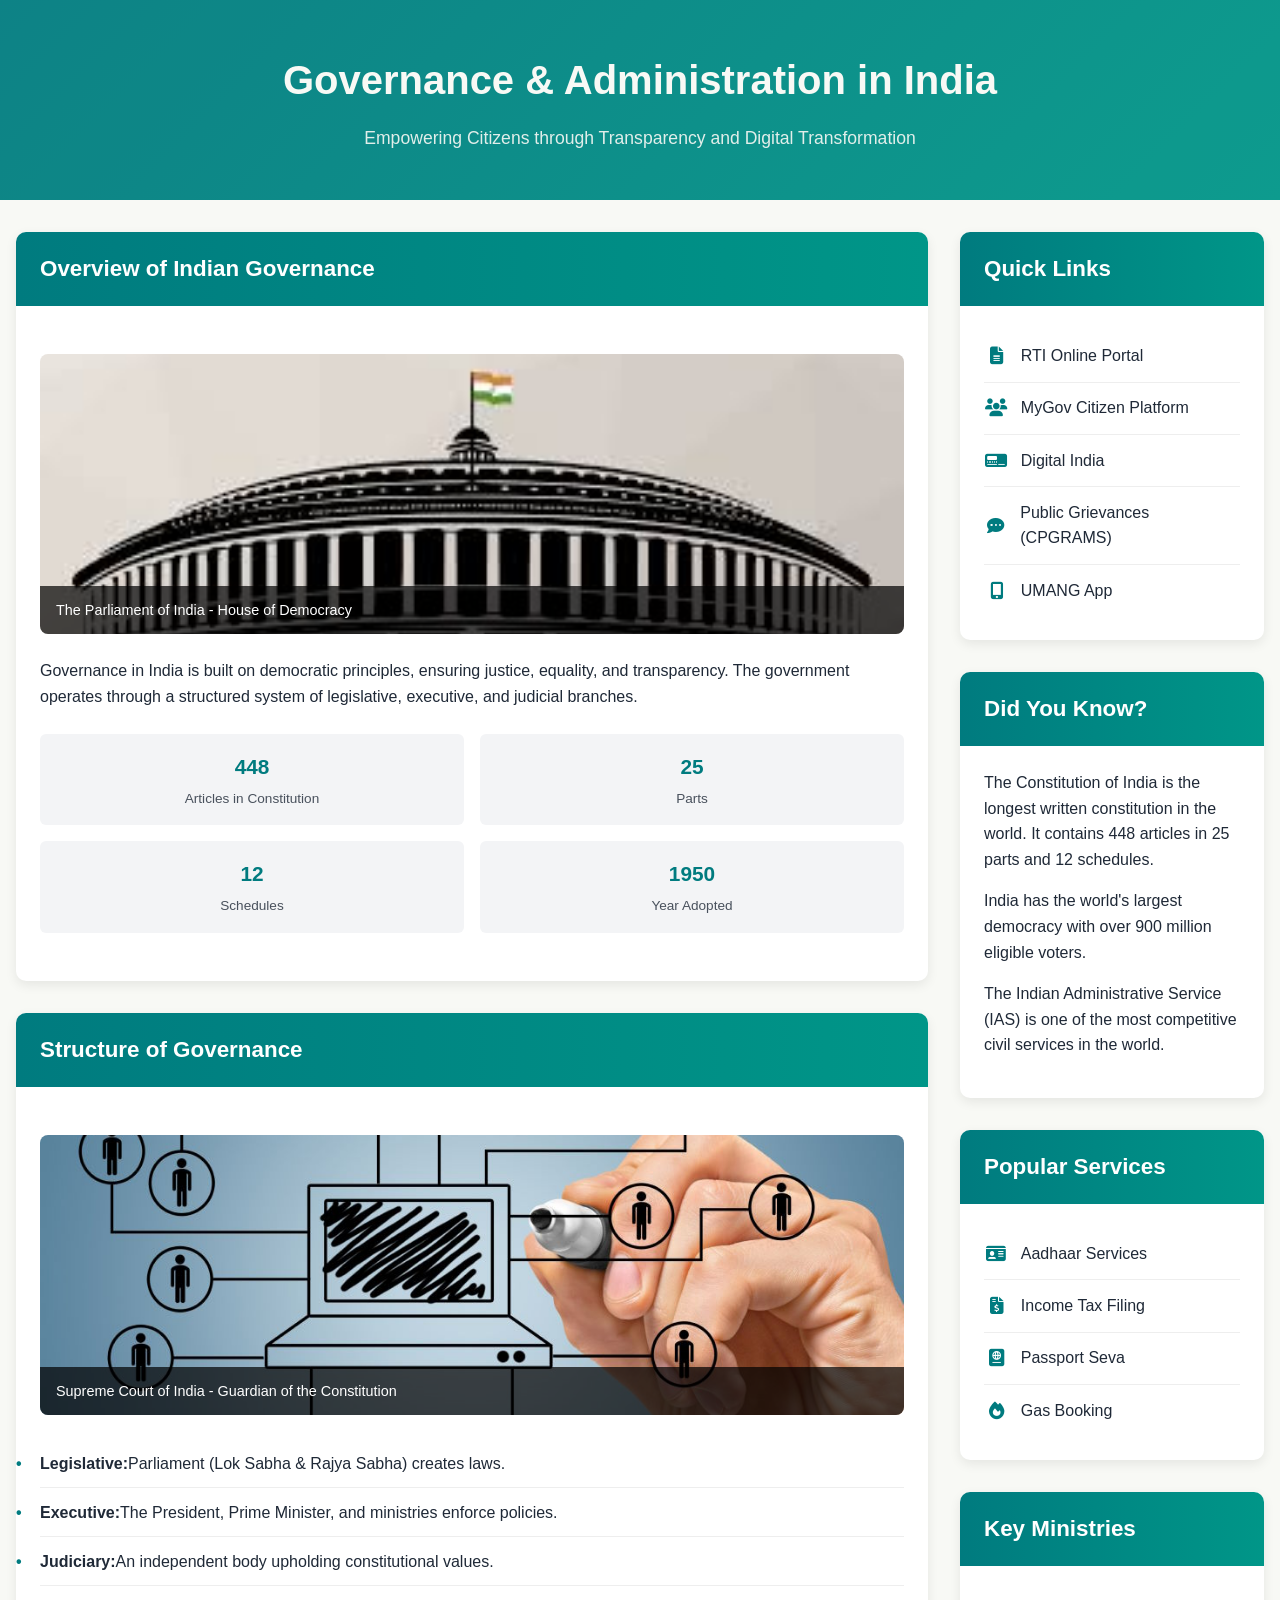
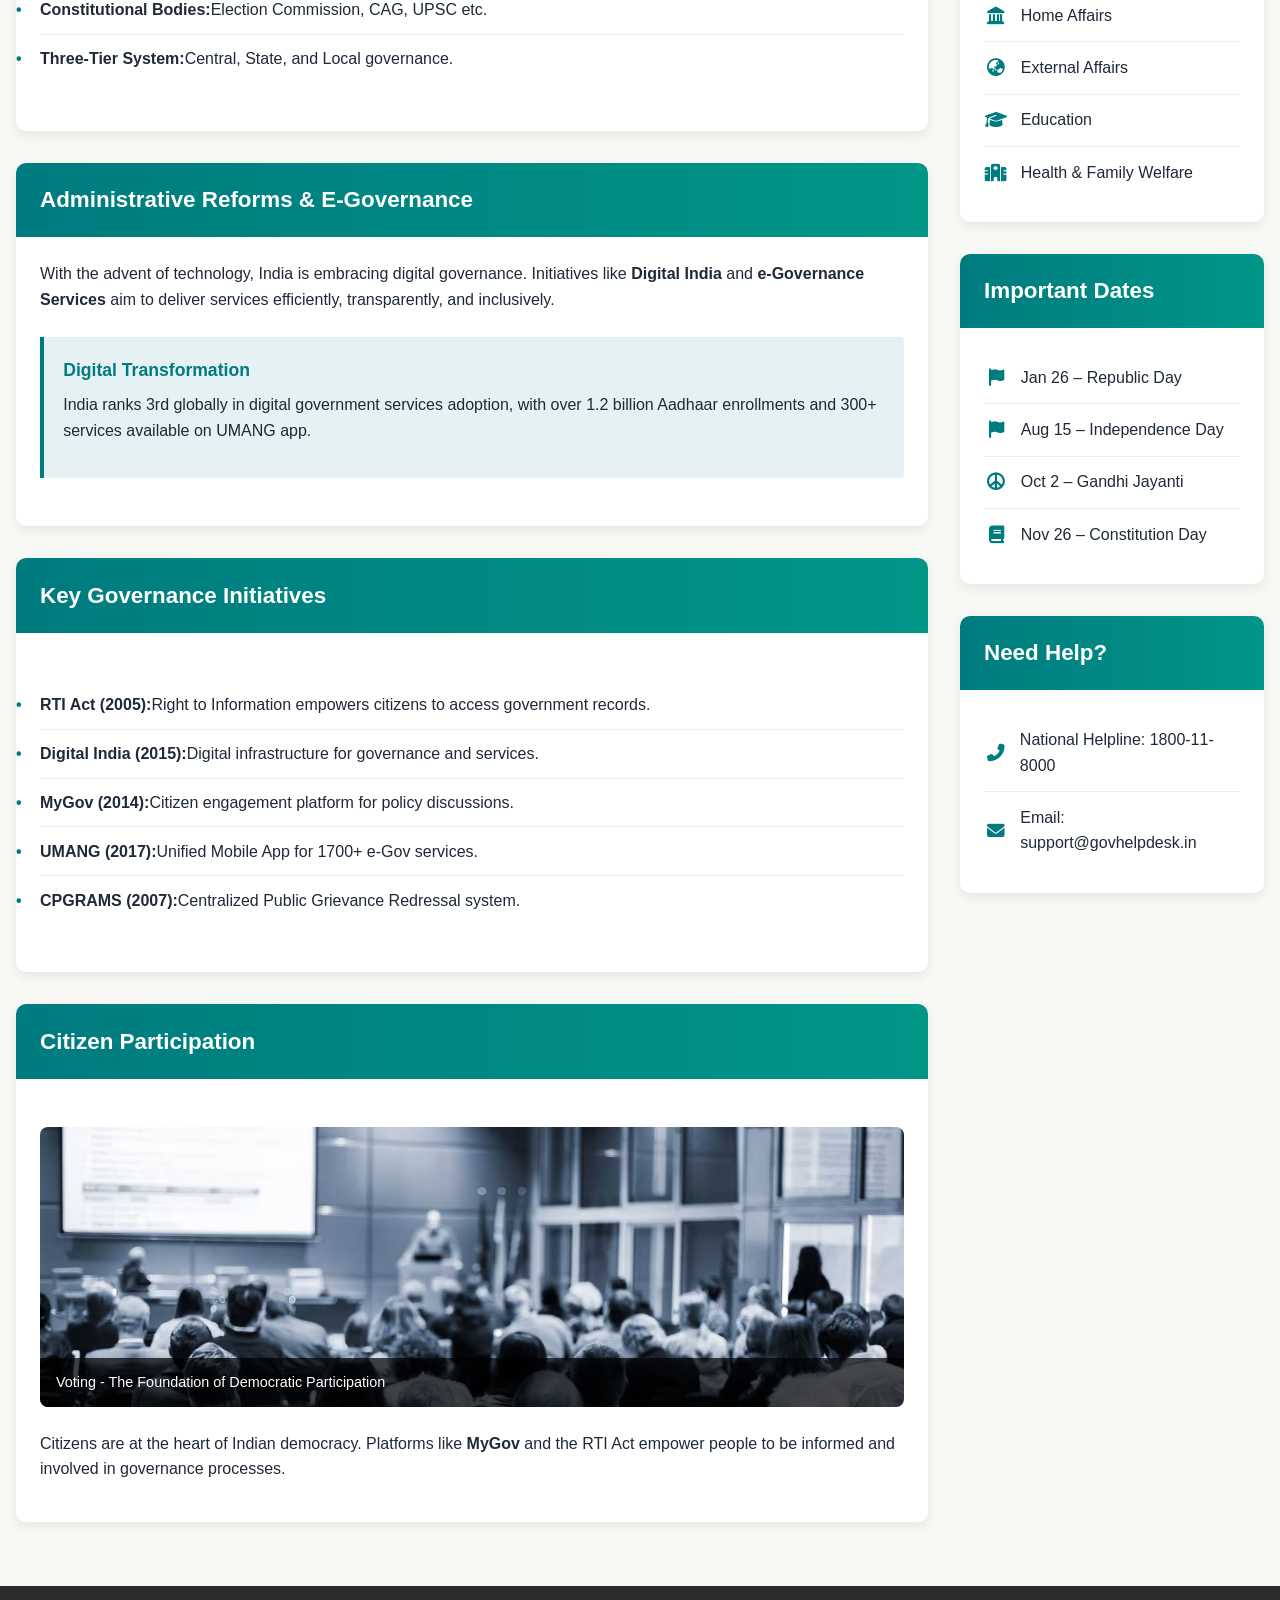
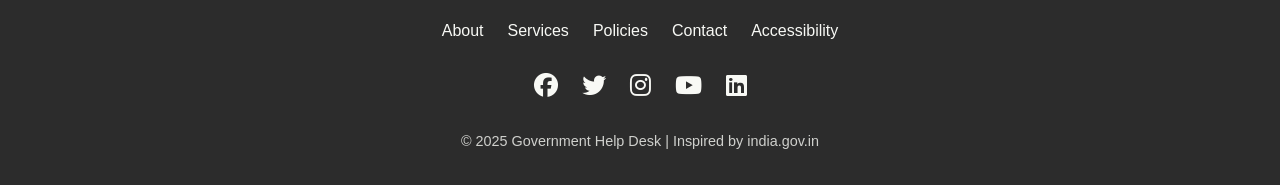
<file: governance.html>
<!DOCTYPE html>
<html lang="en">
<head>
  <meta charset="UTF-8" />
  <meta name="viewport" content="width=device-width, initial-scale=1.0"/>
  <title>Governance & Administration in India</title>
  <link rel="stylesheet" href="https://cdnjs.cloudflare.com/ajax/libs/font-awesome/6.4.0/css/all.min.css">
  <style>
    :root {
      --primary: #007B7F;
      --primary-light: #009688;
      --secondary: #1f2937;
      --light: #F8F9F5;
      --white: #ffffff;
      --gray: #f3f4f6;
      --dark-gray: #2C2C2C;
    }
    
    * {
      margin: 0;
      padding: 0;
      box-sizing: border-box;
    }
    
    body {
      font-family: 'Segoe UI', Tahoma, Geneva, Verdana, sans-serif;
      line-height: 1.6;
      background: var(--light);
      color: var(--secondary);
    }
    
    header {
      background: linear-gradient(135deg, var(--primary), var(--primary-light));
      color: var(--light);
      padding: 3rem 1rem;
      text-align: center;
      position: relative;
      overflow: hidden;
    }
    
    header::before {
      content: "";
      position: absolute;
      top: 0;
      left: 0;
      width: 100%;
      height: 100%;
      background: url('data:image/svg+xml;utf8,<svg xmlns="http://www.w3.org/2000/svg" viewBox="0 0 100 100" preserveAspectRatio="none"><path fill="rgba(255,255,255,0.05)" d="M0,0 L100,0 L100,100 L0,100 Z" /></svg>');
      background-size: cover;
    }
    
    header h1 {
      font-size: 2.5rem;
      margin-bottom: 0.75rem;
      position: relative;
      font-weight: 700;
    }
    
    header p {
      font-size: 1.1rem;
      max-width: 700px;
      margin: 0 auto;
      position: relative;
      opacity: 0.9;
    }
    
    .container {
      display: flex;
      flex-wrap: wrap;
      max-width: 1300px;
      margin: 2rem auto;
      padding: 0 1rem;
      gap: 2rem;
    }
    
    main {
      flex: 3;
      min-width: 0;
    }
    
    aside {
      flex: 1;
      min-width: 280px;
    }
    
    .card {
      background: var(--white);
      border-radius: 10px;
      box-shadow: 0 4px 12px rgba(0, 0, 0, 0.08);
      margin-bottom: 2rem;
      overflow: hidden;
      transition: transform 0.3s ease, box-shadow 0.3s ease;
    }
    
    .card:hover {
      transform: translateY(-5px);
      box-shadow: 0 8px 20px rgba(0, 0, 0, 0.12);
    }
    
    .card-header {
      background: linear-gradient(to right, var(--primary), var(--primary-light));
      color: var(--white);
      padding: 1.2rem 1.5rem;
      font-size: 1.4rem;
      font-weight: 600;
    }
    
    .card-body {
      padding: 1.5rem;
    }
    
    .card-body p {
      margin-bottom: 1rem;
    }
    
    .img-container {
      position: relative;
      border-radius: 8px;
      overflow: hidden;
      margin: 1.5rem 0;
    }
    
    .img-container img {
      width: 100%;
      height: 280px;
      object-fit: cover;
      display: block;
      transition: transform 0.5s ease;
    }
    
    .card:hover .img-container img {
      transform: scale(1.03);
    }
    
    .img-caption {
      position: absolute;
      bottom: 0;
      left: 0;
      right: 0;
      background: rgba(0, 0, 0, 0.7);
      color: var(--white);
      padding: 0.8rem 1rem;
      font-size: 0.9rem;
    }
    
    ul.custom-list {
      list-style: none;
      margin: 1.5rem 0;
    }
    
    ul.custom-list li {
      padding: 0.7rem 0;
      border-bottom: 1px solid #eee;
      display: flex;
      align-items: flex-start;
    }
    
    ul.custom-list li:last-child {
      border-bottom: none;
    }
    
    ul.custom-list li::before {
      content: "•";
      color: var(--primary);
      font-weight: bold;
      display: inline-block;
      width: 1.5em;
      margin-left: -1.5em;
    }
    
    .quick-links .link-item {
      display: flex;
      align-items: center;
      padding: 0.8rem 0;
      border-bottom: 1px solid #eee;
      text-decoration: none;
      color: var(--secondary);
      transition: color 0.3s ease;
    }
    
    .quick-links .link-item:last-child {
      border-bottom: none;
    }
    
    .quick-links .link-item:hover {
      color: var(--primary);
    }
    
    .quick-links .link-item i {
      margin-right: 0.8rem;
      color: var(--primary);
      font-size: 1.1rem;
      width: 1.5rem;
      text-align: center;
    }
    
    .fact-box {
      background: rgba(0, 123, 127, 0.1);
      border-left: 4px solid var(--primary);
      padding: 1.2rem;
      margin: 1.5rem 0;
      border-radius: 0 4px 4px 0;
    }
    
    .fact-box h4 {
      color: var(--primary);
      margin-bottom: 0.5rem;
      font-size: 1.1rem;
    }
    
    .stats-grid {
      display: grid;
      grid-template-columns: repeat(2, 1fr);
      gap: 1rem;
      margin: 1.5rem 0;
    }
    
    .stat-item {
      background: var(--gray);
      padding: 1rem;
      border-radius: 6px;
      text-align: center;
      transition: transform 0.3s ease;
    }
    
    .stat-item:hover {
      transform: translateY(-3px);
    }
    
    .stat-item .stat-value {
      font-weight: bold;
      color: var(--primary);
      font-size: 1.3rem;
      margin-bottom: 0.3rem;
    }
    
    .stat-item .stat-label {
      font-size: 0.85rem;
      color: var(--secondary);
      opacity: 0.8;
    }
    
    footer {
      background-color: var(--dark-gray);
      color: var(--light);
      padding: 2rem 1rem;
      text-align: center;
    }
    
    .footer-content {
      max-width: 1200px;
      margin: 0 auto;
      display: flex;
      flex-direction: column;
      align-items: center;
    }
    
    .footer-links {
      display: flex;
      flex-wrap: wrap;
      justify-content: center;
      gap: 1.5rem;
      margin-bottom: 1.5rem;
    }
    
    .footer-links a {
      color: var(--light);
      text-decoration: none;
      transition: color 0.3s ease;
    }
    
    .footer-links a:hover {
      color: var(--primary-light);
    }
    
    .social-icons {
      display: flex;
      gap: 1.5rem;
      margin-bottom: 1.5rem;
    }
    
    .social-icons a {
      color: var(--light);
      font-size: 1.5rem;
      transition: color 0.3s ease;
    }
    
    .social-icons a:hover {
      color: var(--primary-light);
    }
    
    .copyright {
      opacity: 0.8;
      font-size: 0.9rem;
    }
    
    @media (max-width: 992px) {
      .container {
        flex-direction: column;
      }
      
      main, aside {
        flex: 1 1 100%;
      }
      
      header h1 {
        font-size: 2.2rem;
      }
    }
    
    @media (max-width: 768px) {
      header {
        padding: 2rem 1rem;
      }
      
      header h1 {
        font-size: 1.8rem;
      }
      
      header p {
        font-size: 1rem;
      }
      
      .stats-grid {
        grid-template-columns: 1fr;
      }
      
      .card-header {
        font-size: 1.2rem;
      }
    }
  </style>
</head>
<body>
  <header>
    <h1>Governance & Administration in India</h1>
    <p>Empowering Citizens through Transparency and Digital Transformation</p>
  </header>

  <div class="container">
    <main>
      <section class="card">
        <div class="card-header">
          Overview of Indian Governance
        </div>
        <div class="card-body">
          <div class="img-container">
            <img src="governance1.jpeg" alt="Indian Parliament">
            <div class="img-caption">The Parliament of India - House of Democracy</div>
          </div>
          <p>
            Governance in India is built on democratic principles, ensuring justice, equality, and transparency.
            The government operates through a structured system of legislative, executive, and judicial branches.
          </p>
          
          <div class="stats-grid">
            <div class="stat-item">
              <div class="stat-value">448</div>
              <div class="stat-label">Articles in Constitution</div>
            </div>
            <div class="stat-item">
              <div class="stat-value">25</div>
              <div class="stat-label">Parts</div>
            </div>
            <div class="stat-item">
              <div class="stat-value">12</div>
              <div class="stat-label">Schedules</div>
            </div>
            <div class="stat-item">
              <div class="stat-value">1950</div>
              <div class="stat-label">Year Adopted</div>
            </div>
          </div>
        </div>
      </section>

      <section class="card">
        <div class="card-header">
          Structure of Governance
        </div>
        <div class="card-body">
          <div class="img-container">
            <img src="governance2.jpg" alt="Supreme Court of India">
            <div class="img-caption">Supreme Court of India - Guardian of the Constitution</div>
          </div>
          <ul class="custom-list">
            <li><strong>Legislative:</strong> Parliament (Lok Sabha & Rajya Sabha) creates laws.</li>
            <li><strong>Executive:</strong> The President, Prime Minister, and ministries enforce policies.</li>
            <li><strong>Judiciary:</strong> An independent body upholding constitutional values.</li>
            <li><strong>Constitutional Bodies:</strong> Election Commission, CAG, UPSC etc.</li>
            <li><strong>Three-Tier System:</strong> Central, State, and Local governance.</li>
          </ul>
        </div>
      </section>

      <section class="card">
        <div class="card-header">
          Administrative Reforms & E-Governance
        </div>
        <div class="card-body">
          <p>
            With the advent of technology, India is embracing digital governance. Initiatives like <strong>Digital India</strong> and <strong>e-Governance Services</strong>
            aim to deliver services efficiently, transparently, and inclusively.
          </p>
          
          <div class="fact-box">
            <h4>Digital Transformation</h4>
            <p>India ranks 3rd globally in digital government services adoption, with over 1.2 billion Aadhaar enrollments and 300+ services available on UMANG app.</p>
          </div>
        </div>
      </section>

      <section class="card">
        <div class="card-header">
          Key Governance Initiatives
        </div>
        <div class="card-body">
          <ul class="custom-list">
            <li><strong>RTI Act (2005):</strong> Right to Information empowers citizens to access government records.</li>
            <li><strong>Digital India (2015):</strong> Digital infrastructure for governance and services.</li>
            <li><strong>MyGov (2014):</strong> Citizen engagement platform for policy discussions.</li>
            <li><strong>UMANG (2017):</strong> Unified Mobile App for 1700+ e-Gov services.</li>
            <li><strong>CPGRAMS (2007):</strong> Centralized Public Grievance Redressal system.</li>
          </ul>
        </div>
      </section>

      <section class="card">
        <div class="card-header">
          Citizen Participation
        </div>
        <div class="card-body">
          <div class="img-container">
            <img src="governance3.avif" alt="Citizen Voting in India">
            <div class="img-caption">Voting - The Foundation of Democratic Participation</div>
          </div>
          <p>
            Citizens are at the heart of Indian democracy. Platforms like <strong>MyGov</strong> and the RTI Act empower people to be informed and involved in governance processes.
          </p>
        </div>
      </section>
    </main>

    <aside>
      <section class="card">
        <div class="card-header">
          Quick Links
        </div>
        <div class="card-body">
          <div class="quick-links">
            <a href="https://rtionline.gov.in/" target="_blank" class="link-item">
              <i class="fas fa-file-alt"></i>
              <span>RTI Online Portal</span>
            </a>
            <a href="https://mygov.in/" target="_blank" class="link-item">
              <i class="fas fa-users"></i>
              <span>MyGov Citizen Platform</span>
            </a>
            <a href="https://www.digitalindia.gov.in/" target="_blank" class="link-item">
              <i class="fas fa-digital-tachograph"></i>
              <span>Digital India</span>
            </a>
            <a href="https://pgportal.gov.in/" target="_blank" class="link-item">
              <i class="fas fa-comment-dots"></i>
              <span>Public Grievances (CPGRAMS)</span>
            </a>
            <a href="https://web.umang.gov.in/" target="_blank" class="link-item">
              <i class="fas fa-mobile-alt"></i>
              <span>UMANG App</span>
            </a>
          </div>
        </div>
      </section>

      <section class="card">
        <div class="card-header">
          Did You Know?
        </div>
        <div class="card-body">
          <p>The Constitution of India is the longest written constitution in the world. It contains 448 articles in 25 parts and 12 schedules.</p>
          <p>India has the world's largest democracy with over 900 million eligible voters.</p>
          <p>The Indian Administrative Service (IAS) is one of the most competitive civil services in the world.</p>
        </div>
      </section>

      <section class="card">
        <div class="card-header">
          Popular Services
        </div>
        <div class="card-body">
          <div class="quick-links">
            <a href="https://uidai.gov.in" target="_blank" class="link-item">
              <i class="fas fa-id-card"></i>
              <span>Aadhaar Services</span>
            </a>
            <a href="https://incometaxindia.gov.in" target="_blank" class="link-item">
              <i class="fas fa-file-invoice-dollar"></i>
              <span>Income Tax Filing</span>
            </a>
            <a href="https://passportindia.gov.in" target="_blank" class="link-item">
              <i class="fas fa-passport"></i>
              <span>Passport Seva</span>
            </a>
            <a href="https://bharatgas.com" target="_blank" class="link-item">
              <i class="fas fa-fire"></i>
              <span>Gas Booking</span>
            </a>
          </div>
        </div>
      </section>

      <section class="card">
        <div class="card-header">
          Key Ministries
        </div>
        <div class="card-body">
          <div class="quick-links">
            <a href="https://mha.gov.in" target="_blank" class="link-item">
              <i class="fas fa-landmark"></i>
              <span>Home Affairs</span>
            </a>
            <a href="https://mea.gov.in" target="_blank" class="link-item">
              <i class="fas fa-globe-asia"></i>
              <span>External Affairs</span>
            </a>
            <a href="https://education.gov.in" target="_blank" class="link-item">
              <i class="fas fa-graduation-cap"></i>
              <span>Education</span>
            </a>
            <a href="https://mohfw.gov.in" target="_blank" class="link-item">
              <i class="fas fa-hospital"></i>
              <span>Health & Family Welfare</span>
            </a>
          </div>
        </div>
      </section>

      <section class="card">
        <div class="card-header">
          Important Dates
        </div>
        <div class="card-body">
          <div class="quick-links">
            <a href="#" class="link-item">
              <i class="fas fa-flag"></i>
              <span>Jan 26 – Republic Day</span>
            </a>
            <a href="#" class="link-item">
              <i class="fas fa-flag"></i>
              <span>Aug 15 – Independence Day</span>
            </a>
            <a href="#" class="link-item">
              <i class="fas fa-peace"></i>
              <span>Oct 2 – Gandhi Jayanti</span>
            </a>
            <a href="#" class="link-item">
              <i class="fas fa-book"></i>
              <span>Nov 26 – Constitution Day</span>
            </a>
          </div>
        </div>
      </section>

      <section class="card">
        <div class="card-header">
          Need Help?
        </div>
        <div class="card-body">
          <div class="quick-links">
            <a href="tel:1800118000" class="link-item">
              <i class="fas fa-phone-alt"></i>
              <span>National Helpline: 1800-11-8000</span>
            </a>
            <a href="mailto:support@govhelpdesk.in" class="link-item">
              <i class="fas fa-envelope"></i>
              <span>Email: support@govhelpdesk.in</span>
            </a>
          </div>
        </div>
      </section>
    </aside>
  </div>

  <footer>
    <div class="footer-content">
      <div class="footer-links">
        <a href="#">About</a>
        <a href="#">Services</a>
        <a href="#">Policies</a>
        <a href="#">Contact</a>
        <a href="#">Accessibility</a>
      </div>
      <div class="social-icons">
        <a href="#"><i class="fab fa-facebook"></i></a>
        <a href="#"><i class="fab fa-twitter"></i></a>
        <a href="#"><i class="fab fa-instagram"></i></a>
        <a href="#"><i class="fab fa-youtube"></i></a>
        <a href="#"><i class="fab fa-linkedin"></i></a>
      </div>
      <div class="copyright">
        &copy; 2025 Government Help Desk | Inspired by india.gov.in
      </div>
    </div>
  </footer>
</body>
</html>
</file>
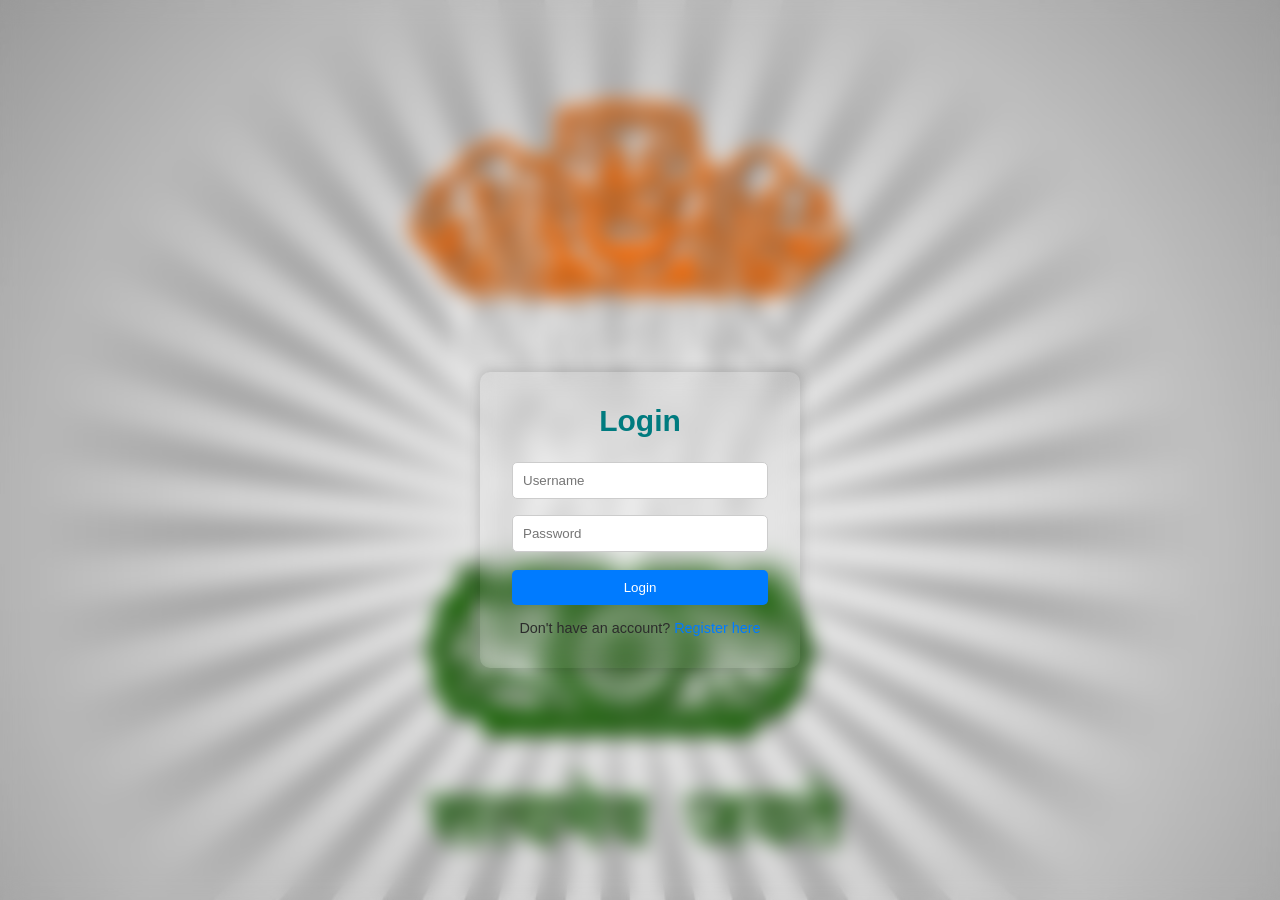
<file: login.html>
<!DOCTYPE html>
<html lang="en">
<head>
  <meta charset="UTF-8" />
  <meta name="viewport" content="width=device-width, initial-scale=1" />
  <title>Login / Register - Government Help Desk</title>
  <link rel="stylesheet" href="styles.css" />
  <style>
    body {
      background: ("indianlogo.jpeg.jpeg") no-repeat center center fixed;
      background-size: cover;
      display: flex;
      justify-content: center;
      align-items: center;
      height: 100vh;
      margin: 0;
    }

    .form-container {
     
      backdrop-filter: blur(10px);
      padding: 2rem;
      border-radius: 10px;
      box-shadow: 0 0 15px rgba(0, 0, 0, 0.2);
      width: 320px;
      text-align: center;
    }

    h2 {
      margin-bottom: 1rem;
    }

    input {
      width: 100%;
      padding: 10px;
      margin: 8px 0;
      border: 1px solid #ccc;
      border-radius: 5px;
    }

    button {
      width: 100%;
      padding: 10px;
      margin-top: 10px;
      background-color: #007BFF;
      color: white;
      border: none;
      border-radius: 5px;
      cursor: pointer;
    }

    button:hover {
      background-color: #0056b3;
    }

    .toggle-link {
      margin-top: 15px;
      font-size: 0.9rem;
    }

    .toggle-link a {
      color: #007BFF;
      cursor: pointer;
      text-decoration: none;
    }

    .toggle-link a:hover {
      text-decoration: underline;
    }

    .hidden {
      display: none;
    }
  </style>
</head>
<body>
  <div class="form-container">
    <!-- Login Form -->
    <form id="loginForm" action="login.php" method="POST">
      <h2>Login</h2>
      <input type="text" name="username" placeholder="Username" required />
      <input type="password" name="password" placeholder="Password" required />
      <button type="submit">Login</button>
      <div class="toggle-link">
        Don't have an account? <a onclick="showRegister()">Register here</a>
      </div>
    </form>

    <!-- Register Form -->
    <form id="registerForm" class="hidden" action="register.php" method="POST">
      <h2>Register</h2>
      <input type="text" name="fullname" placeholder="Full Name" required />
      <input type="email" name="email" placeholder="Email" required />
      <input type="text" name="username" placeholder="Username" required />
      <input type="password" name="password" placeholder="Password" required />
      <input type="password" name="confirm_password" placeholder="Confirm Password" required />
      <button type="submit">Register</button>
      <div class="toggle-link">
        Already have an account? <a onclick="showLogin()">Login here</a>
      </div>
    </form>
  </div>

  <script>
    function showRegister() {
      document.getElementById('loginForm').classList.add('hidden');
      document.getElementById('registerForm').classList.remove('hidden');
    }

    function showLogin() {
      document.getElementById('registerForm').classList.add('hidden');
      document.getElementById('loginForm').classList.remove('hidden');
    }
  </script>
</body>
</html>
</file>
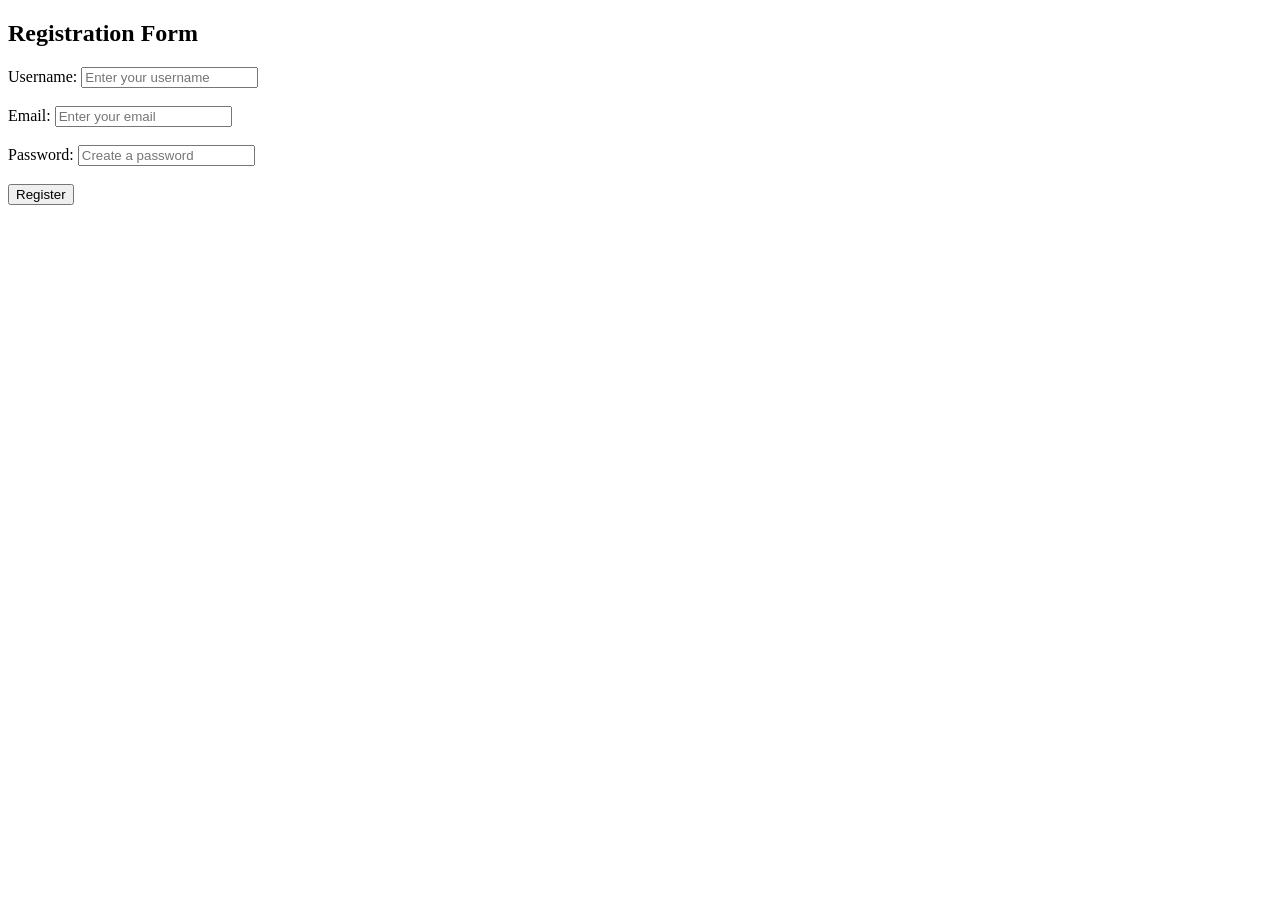
<file: practice.html>
<!DOCTYPE html>
<html>
<body>

<h2>Registration Form</h2>

<form action="submit.php" method="post">
  <label>Username:</label>
  <input type="text" name="username" placeholder="Enter your username"><br><br>

  <label>Email:</label>
  <input type="email" name="email" placeholder="Enter your email"><br><br>

  <label>Password:</label>
  <input type="password" name="password" placeholder="Create a password"><br><br>

  <input type="submit" value="Register">
</form>

</body>
</html>
</file>
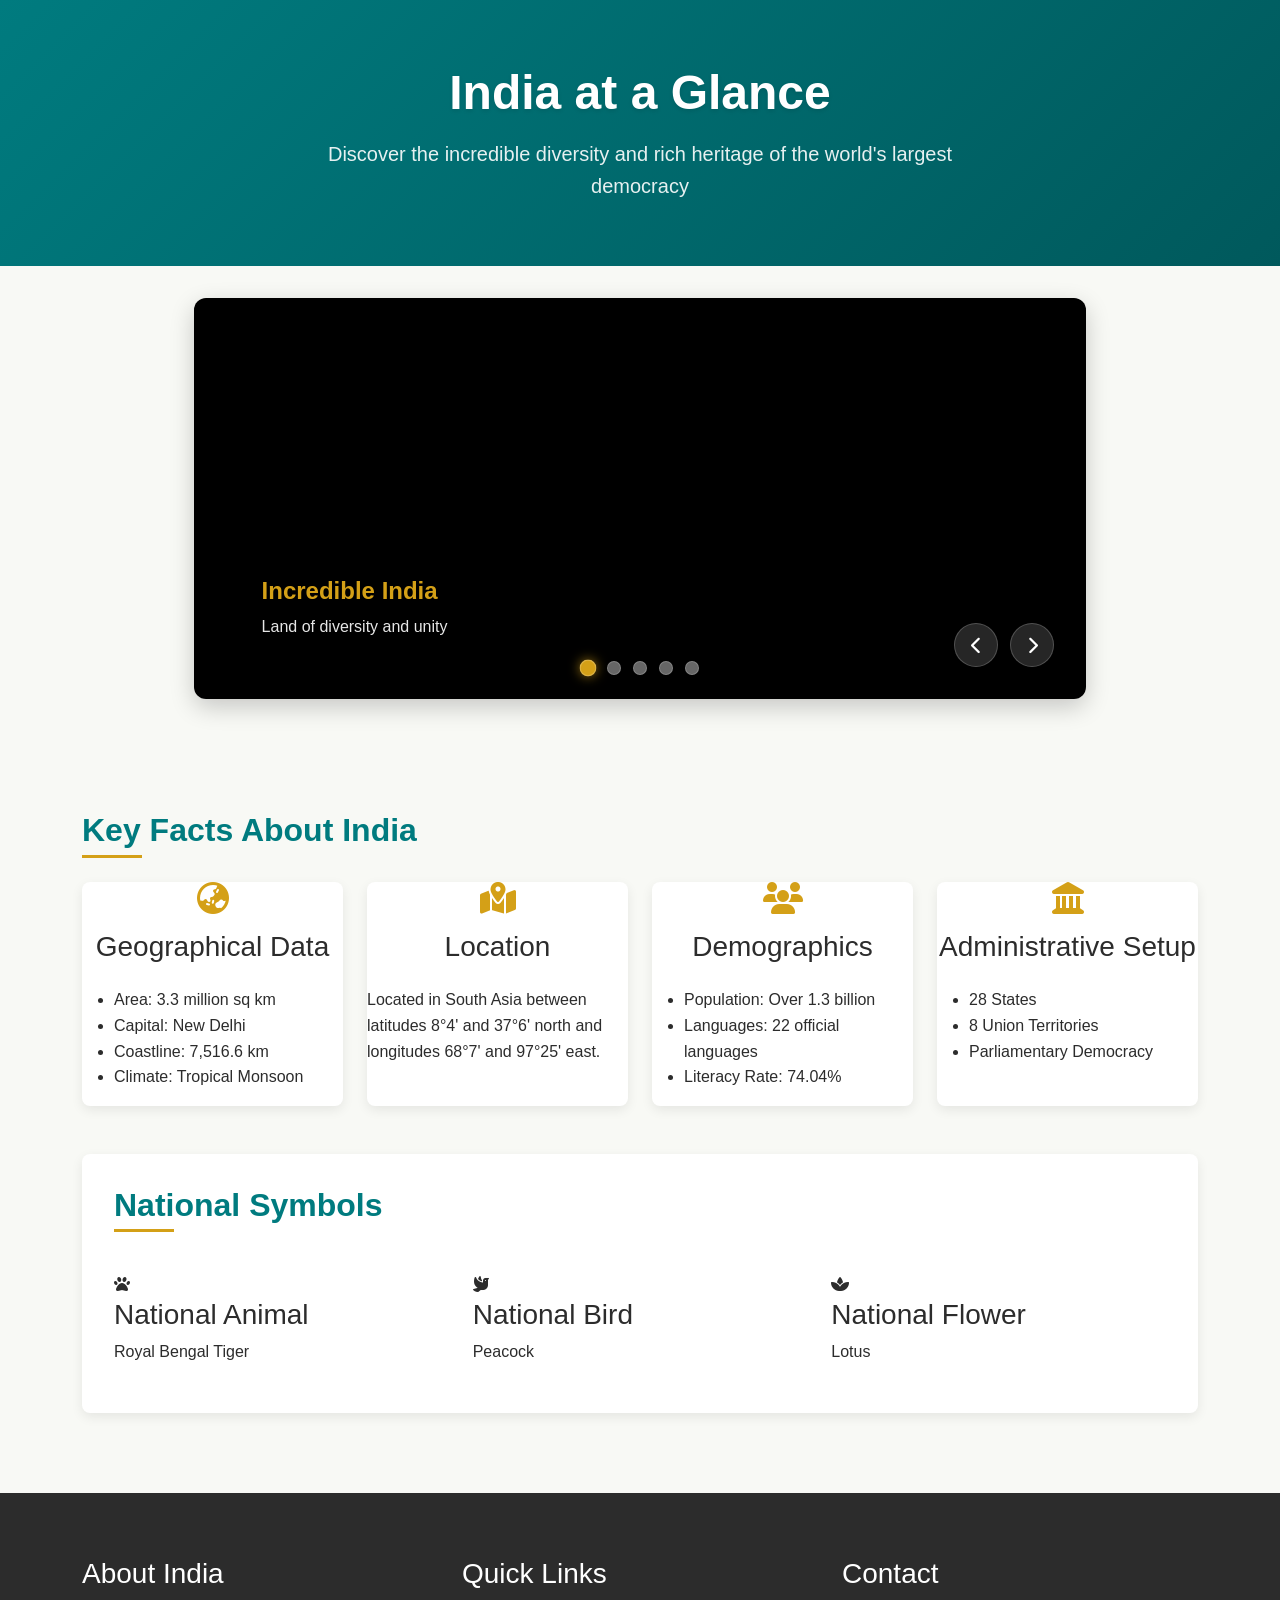
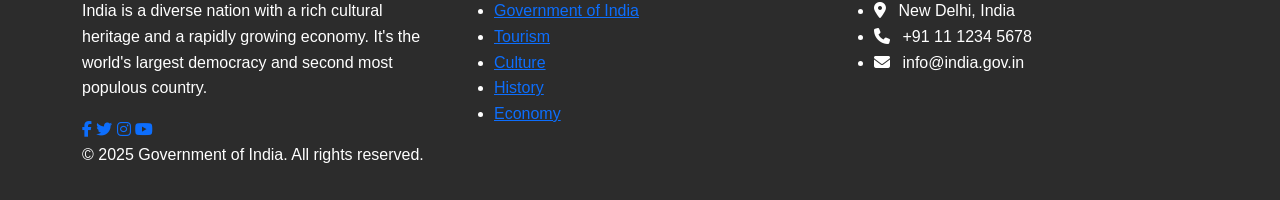
<file: profile.html>
<!DOCTYPE html>
<html lang="en">
<head>
  <meta charset="UTF-8">
  <meta name="viewport" content="width=device-width, initial-scale=1.0">
  <title>India at a Glance</title>
  <link href="https://cdn.jsdelivr.net/npm/bootstrap@5.3.3/dist/css/bootstrap.min.css" rel="stylesheet">
  <link rel="stylesheet" href="https://cdnjs.cloudflare.com/ajax/libs/font-awesome/6.4.0/css/all.min.css">
  <style>
    :root {
      --primary: #007B7F;
      --secondary: #2C2C2C;
      --accent: #D4A017;
      --text: #2C2C2C;
      --bg-light: #F8F9F5;
      --shadow: 0 4px 12px rgba(0, 0, 0, 0.08);
    }

    body {
      font-family: 'Segoe UI', Roboto, 'Helvetica Neue', Arial, sans-serif;
      color: var(--text);
      background-color: var(--bg-light);
      line-height: 1.6;
    }

    /* Header Styles */
    .hero-header {
      background: linear-gradient(135deg, var(--primary) 0%, #00595C 100%);
      color: white;
      padding: 4rem 0;
      position: relative;
      overflow: hidden;
    }

    .hero-header::before {
      content: '';
      position: absolute;
      top: 0;
      left: 0;
      width: 100%;
      height: 100%;
      background: url('https://upload.wikimedia.org/wikipedia/en/thumb/4/41/Flag_of_India.svg/1200px-Flag_of_India.svg.png') center/cover no-repeat;
      opacity: 0.1;
    }

    .hero-title {
      font-weight: 700;
      font-size: 3rem;
      margin-bottom: 1rem;
      position: relative;
      text-shadow: 0 2px 4px rgba(0, 0, 0, 0.1);
    }

    .hero-subtitle {
      font-size: 1.25rem;
      opacity: 0.9;
      max-width: 700px;
      margin: 0 auto;
      position: relative;
    }

    /* Improved Video Carousel Styles */
.video-carousel-container {
  position: relative;
  width: 80%;
  max-width: 1200px;
  margin: 2rem auto; /* Changed from negative margin to positive */
  border-radius: 12px;
  overflow: hidden;
  box-shadow: 0 8px 24px rgba(0, 0, 0, 0.2);
  z-index: 10;
}

.video-carousel {
  position: relative;
  width: 100%;
  padding-bottom: 45%; /* Slightly more square aspect ratio */
  background-color: #000;
}

.video-carousel-inner {
  position: absolute;
  top: 0;
  left: 0;
  width: 100%;
  height: 100%;
  border-radius: 10px;
}

.video-carousel-item {
  position: absolute;
  width: 100%;
  height: 100%;
  opacity: 0;
  transition: opacity 0.8s ease-in-out;
}

.video-carousel-item.active {
  opacity: 1;
  z-index: 1;
}

.video-carousel-item video {
  width: 100%;
  height: 100%;
  object-fit: cover;
  object-position: center;
}

.video-caption {
  position: absolute;
  bottom: 2.5rem;
  left: 2.5rem;
  background: rgba(0, 0, 0, 0.65);
  backdrop-filter: blur(8px);
  padding: 1.25rem 1.75rem;
  border-radius: 10px;
  max-width: 45%;
  color: white;
  transform: translateY(20px);
  opacity: 0;
  transition: all 0.5s ease 0.3s;
}

.video-carousel-item.active .video-caption {
  transform: translateY(0);
  opacity: 1;
}

.video-caption h3 {
  color: var(--accent);
  margin-bottom: 0.5rem;
  font-size: 1.5rem;
  font-weight: 600;
}

.video-caption p {
  margin-bottom: 0;
  font-size: 1rem;
  opacity: 0.9;
}

.video-controls {
  position: absolute;
  bottom: 2rem;
  right: 2rem;
  z-index: 10;
  display: flex;
  gap: 0.75rem;
}

.video-control-btn {
  width: 44px;
  height: 44px;
  border-radius: 50%;
  background: rgba(255, 255, 255, 0.15);
  color: white;
  border: 1px solid rgba(255, 255, 255, 0.2);
  display: flex;
  align-items: center;
  justify-content: center;
  cursor: pointer;
  transition: all 0.3s ease;
  font-size: 1.1rem;
}

.video-control-btn:hover {
  background: rgba(255, 255, 255, 0.25);
  transform: scale(1.1);
  color: var(--accent);
}

.video-indicators {
  position: absolute;
  bottom: 1.5rem;
  left: 50%;
  transform: translateX(-50%);
  display: flex;
  gap: 0.75rem;
  z-index: 10;
}

.video-indicator {
  width: 14px;
  height: 14px;
  border-radius: 50%;
  background: rgba(255, 255, 255, 0.4);
  cursor: pointer;
  transition: all 0.3s ease;
  border: 1px solid rgba(255, 255, 255, 0.2);
}

.video-indicator.active {
  background: var(--accent);
  transform: scale(1.2);
  box-shadow: 0 0 10px rgba(212, 160, 23, 0.7);
}

/* Loading Animation */
.video-carousel::after {
  content: '';
  position: absolute;
  top: 50%;
  left: 50%;
  transform: translate(-50%, -50%);
  width: 50px;
  height: 50px;
  border: 3px solid rgba(255, 255, 255, 0.3);
  border-radius: 50%;
  border-top-color: var(--accent);
  animation: spin 1s linear infinite;
  z-index: 5;
  display: none;
}

.video-carousel.loading::after {
  display: block;
}

@keyframes spin {
  to { transform: translate(-50%, -50%) rotate(360deg); }
}

/* Responsive Adjustments */
@media (max-width: 1200px) {
  .video-carousel-container {
    width: 90%;
  }
}

@media (max-width: 992px) {
  .video-carousel {
    padding-bottom: 50%;
  }
  
  .video-caption {
    max-width: 55%;
    padding: 1rem 1.5rem;
  }
  
  .video-caption h3 {
    font-size: 1.3rem;
  }
}

@media (max-width: 768px) {
  .video-carousel-container {
    width: 95%;
    margin: 1.5rem auto;
    border-radius: 8px;
  }
  
  .video-carousel {
    padding-bottom: 56.25%; /* 16:9 aspect ratio */
  }
  
  .video-caption {
    max-width: 70%;
    bottom: 1.5rem;
    left: 1.5rem;
  }
  
  .video-controls {
    bottom: 1.5rem;
    right: 1.5rem;
  }
  
  .video-indicators {
    bottom: 1rem;
  }
}

@media (max-width: 576px) {
  .video-carousel-container {
    width: 100%;
    border-radius: 0;
    margin: 1rem auto;
  }
  
  .video-caption {
    position: static;
    max-width: 100%;
    border-radius: 0;
    background: rgba(0, 0, 0, 0.8);
    transform: none;
    padding: 1rem;
    margin-top: -4px;
  }
  
  .video-controls {
    bottom: 1rem;
    right: 1rem;
  }
  
  .video-control-btn {
    width: 36px;
    height: 36px;
    font-size: 1rem;
  }
  
  .video-indicator {
    width: 10px;
    height: 10px;
  }
}

    /* Content Styles */
    .content-section {
      padding: 5rem 0;
    }

    .section-title {
      color: var(--primary);
      font-weight: 700;
      margin-bottom: 2rem;
      position: relative;
      display: inline-block;
    }

    .section-title::after {
      content: '';
      position: absolute;
      bottom: -8px;
      left: 0;
      width: 60px;
      height: 3px;
      background-color: var(--accent);
    }

    /* Responsive Adjustments for Video Carousel */
    @media (max-width: 992px) {
      .video-caption {
        max-width: 50%;
        padding: 0.8rem 1.2rem;
      }
      
      .video-controls {
        bottom: 1.5rem;
        right: 1.5rem;
      }
    }

    @media (max-width: 768px) {
      .video-carousel-container {
        margin-top: -1.5rem;
        border-radius: 0;
      }
      
      .video-caption {
        max-width: 70%;
        bottom: 1rem;
        left: 1rem;
      }
      
      .video-controls {
        bottom: 1rem;
        right: 1rem;
      }
    }

    @media (max-width: 576px) {
      .video-caption {
        position: static;
        max-width: 100%;
        background: rgba(0, 0, 0, 0.8);
        border-radius: 0;
        margin-top: -4px;
      }
      
      .video-controls {
        bottom: 0.5rem;
        right: 0.5rem;
      }
      
      .video-control-btn {
        width: 32px;
        height: 32px;
      }
    }

    /* Rest of your existing styles... */
    /* Card Styles */
    .info-card {
      border: none;
      border-radius: 8px;
      overflow: hidden;
      transition: all 0.3s ease;
      height: 100%;
      background-color: white;
      box-shadow: var(--shadow);
    }

    .info-card:hover {
      transform: translateY(-5px);
      box-shadow: 0 10px 20px rgba(0, 0, 0, 0.1);
    }

    .card-icon {
      font-size: 2rem;
      color: var(--accent);
      margin-bottom: 1rem;
    }

    /* National Symbols Section */
    .symbols-section {
      background-color: white;
      border-radius: 8px;
      padding: 2rem;
      box-shadow: var(--shadow);
      margin-top: 3rem;
    }

    /* Footer Styles */
    .footer {
      background-color: var(--secondary);
      color: white;
      padding: 4rem 0 2rem;
    }
  </style>
</head>

<body>
  <!-- Hero Header -->
  <header class="hero-header text-center">
    <div class="container">
      <h1 class="hero-title">India at a Glance</h1>
      <p class="hero-subtitle">Discover the incredible diversity and rich heritage of the world's largest democracy</p>
    </div>
  </header>

  <!-- Improved Video Carousel -->
  <div class="container">
    <div class="video-carousel-container">
      <div class="video-carousel">
        <div class="video-carousel-inner">
          <!-- Video 1 -->
          <div class="video-carousel-item active">
            <video src="profile1.mp4" autoplay muted loop playsinline></video>
            <div class="video-caption">
              <h3>Incredible India</h3>
              <p>Land of diversity and unity</p>
            </div>
          </div>
          
          <!-- Video 2 -->
          <div class="video-carousel-item">
            <video src="profile2.mp4" muted loop playsinline></video>
            <div class="video-caption">
              <h3>Cultural Heritage</h3>
              <p>5000 years of civilization</p>
            </div>
          </div>
          
          <!-- Video 3 -->
          <div class="video-carousel-item">
            <video src="profile3.mp4" muted loop playsinline></video>
            <div class="video-caption">
              <h3>Natural Beauty</h3>
              <p>From Himalayas to Indian Ocean</p>
            </div>
          </div>
          
          <!-- Video 4 -->
          <div class="video-carousel-item">
            <video src="profile4.mp4" muted loop playsinline></video>
            <div class="video-caption">
              <h3>Modern India</h3>
              <p>Technology and tradition</p>
            </div>
          </div>
          
          <!-- Video 5 -->
          <div class="video-carousel-item">
            <video src="profile5.mp4" muted loop playsinline></video>
            <div class="video-caption">
              <h3>Spiritual Land</h3>
              <p>Birthplace of major world religions</p>
            </div>
          </div>
        </div>
        
        <!-- Video Controls -->
        <div class="video-controls">
          <button class="video-control-btn prev-btn">
            <i class="fas fa-chevron-left"></i>
          </button>
          <button class="video-control-btn next-btn">
            <i class="fas fa-chevron-right"></i>
          </button>
        </div>
        
        <!-- Video Indicators -->
        <div class="video-indicators">
          <div class="video-indicator active" data-index="0"></div>
          <div class="video-indicator" data-index="1"></div>
          <div class="video-indicator" data-index="2"></div>
          <div class="video-indicator" data-index="3"></div>
          <div class="video-indicator" data-index="4"></div>
        </div>
      </div>
    </div>
  </div>

  <!-- Main Content -->
  <section class="content-section">
    <div class="container">
      <h2 class="section-title text-center">Key Facts About India</h2>
      
      <div class="row g-4">
        <!-- Geographical Data -->
        <div class="col-md-6 col-lg-3">
          <div class="info-card">
            <div class="card-body">
              <div class="text-center mb-4">
                <i class="fas fa-globe-asia card-icon"></i>
                <h3 class="card-title">Geographical Data</h3>
              </div>
              <ul>
                <li>Area: 3.3 million sq km</li>
                <li>Capital: New Delhi</li>
                <li>Coastline: 7,516.6 km</li>
                <li>Climate: Tropical Monsoon</li>
              </ul>
            </div>
          </div>
        </div>

        <!-- Location -->
        <div class="col-md-6 col-lg-3">
          <div class="info-card">
            <div class="card-body">
              <div class="text-center mb-4">
                <i class="fas fa-map-marked-alt card-icon"></i>
                <h3 class="card-title">Location</h3>
              </div>
              <p>Located in South Asia between latitudes 8°4' and 37°6' north and longitudes 68°7' and 97°25' east.</p>
            </div>
          </div>
        </div>

        <!-- Demographics -->
        <div class="col-md-6 col-lg-3">
          <div class="info-card">
            <div class="card-body">
              <div class="text-center mb-4">
                <i class="fas fa-users card-icon"></i>
                <h3 class="card-title">Demographics</h3>
              </div>
              <ul>
                <li>Population: Over 1.3 billion</li>
                <li>Languages: 22 official languages</li>
                <li>Literacy Rate: 74.04%</li>
              </ul>
            </div>
          </div>
        </div>

        <!-- Administrative Setup -->
        <div class="col-md-6 col-lg-3">
          <div class="info-card">
            <div class="card-body">
              <div class="text-center mb-4">
                <i class="fas fa-landmark card-icon"></i>
                <h3 class="card-title">Administrative Setup</h3>
              </div>
              <ul>
                <li>28 States</li>
                <li>8 Union Territories</li>
                <li>Parliamentary Democracy</li>
              </ul>
            </div>
          </div>
        </div>
      </div>

      <!-- National Symbols Section -->
      <div class="symbols-section">
        <h2 class="section-title text-center mb-5">National Symbols</h2>
        <div class="row">
          <div class="col-md-4">
            <div class="symbol-card">
              <i class="fas fa-paw symbol-icon"></i>
              <h3 class="symbol-title">National Animal</h3>
              <p>Royal Bengal Tiger</p>
            </div>
          </div>
          <div class="col-md-4">
            <div class="symbol-card">
              <i class="fas fa-dove symbol-icon"></i>
              <h3 class="symbol-title">National Bird</h3>
              <p>Peacock</p>
            </div>
          </div>
          <div class="col-md-4">
            <div class="symbol-card">
              <i class="fas fa-spa symbol-icon"></i>
              <h3 class="symbol-title">National Flower</h3>
              <p>Lotus</p>
            </div>
          </div>
        </div>
      </div>
    </div>
  </section>

  <!-- Footer -->
  <footer class="footer">
    <div class="container">
      <div class="row">
        <div class="col-lg-4 mb-4 mb-lg-0">
          <h3 class="footer-title">About India</h3>
          <p>India is a diverse nation with a rich cultural heritage and a rapidly growing economy. It's the world's largest democracy and second most populous country.</p>
          <div class="social-icons">
            <a href="#" class="social-icon"><i class="fab fa-facebook-f"></i></a>
            <a href="#" class="social-icon"><i class="fab fa-twitter"></i></a>
            <a href="#" class="social-icon"><i class="fab fa-instagram"></i></a>
            <a href="#" class="social-icon"><i class="fab fa-youtube"></i></a>
          </div>
        </div>
        <div class="col-lg-4 mb-4 mb-lg-0">
          <h3 class="footer-title">Quick Links</h3>
          <ul class="footer-links">
            <li><a href="#">Government of India</a></li>
            <li><a href="#">Tourism</a></li>
            <li><a href="#">Culture</a></li>
            <li><a href="#">History</a></li>
            <li><a href="#">Economy</a></li>
          </ul>
        </div>
        <div class="col-lg-4">
          <h3 class="footer-title">Contact</h3>
          <ul class="footer-links">
            <li><i class="fas fa-map-marker-alt me-2"></i> New Delhi, India</li>
            <li><i class="fas fa-phone me-2"></i> +91 11 1234 5678</li>
            <li><i class="fas fa-envelope me-2"></i> info@india.gov.in</li>
          </ul>
        </div>
      </div>
      <div class="footer-bottom">
        <p class="mb-0">&copy; 2025 Government of India. All rights reserved.</p>
      </div>
    </div>
  </footer>

  <script src="https://cdn.jsdelivr.net/npm/bootstrap@5.3.3/dist/js/bootstrap.bundle.min.js"></script>
  <script>
    document.addEventListener('DOMContentLoaded', function() {
      // Video Carousel Functionality
      const videoItems = document.querySelectorAll('.video-carousel-item');
      const indicators = document.querySelectorAll('.video-indicator');
      const prevBtn = document.querySelector('.prev-btn');
      const nextBtn = document.querySelector('.next-btn');
      let currentIndex = 0;
      let intervalId;
      
      // Function to show specific video
      function showVideo(index) {
        // Hide all videos
        videoItems.forEach(item => {
          item.classList.remove('active');
          const video = item.querySelector('video');
          video.pause();
        });
        
        // Reset all indicators
        indicators.forEach(indicator => {
          indicator.classList.remove('active');
        });
        
        // Show selected video
        videoItems[index].classList.add('active');
        const currentVideo = videoItems[index].querySelector('video');
        currentVideo.currentTime = 0;
        currentVideo.play();
        
        // Update active indicator
        indicators[index].classList.add('active');
        
        currentIndex = index;
      }
      
      // Function for next video
      function nextVideo() {
        let newIndex = (currentIndex + 1) % videoItems.length;
        showVideo(newIndex);
      }
      
      // Function for previous video
      function prevVideo() {
        let newIndex = (currentIndex - 1 + videoItems.length) % videoItems.length;
        showVideo(newIndex);
      }
      
      // Auto-play functionality
      function startAutoPlay() {
        intervalId = setInterval(nextVideo, 5000);
      }
      
      // Pause autoplay when user interacts
      function pauseAutoPlay() {
        clearInterval(intervalId);
      }
      
      // Initialize
      showVideo(0);
      startAutoPlay();
      
      // Event Listeners
      prevBtn.addEventListener('click', () => {
        pauseAutoPlay();
        prevVideo();
        startAutoPlay();
      });
      
      nextBtn.addEventListener('click', () => {
        pauseAutoPlay();
        nextVideo();
        startAutoPlay();
      });
      
      indicators.forEach(indicator => {
        indicator.addEventListener('click', () => {
          pauseAutoPlay();
          const index = parseInt(indicator.getAttribute('data-index'));
          showVideo(index);
          startAutoPlay();
        });
      });
      
      // Pause when hovering over carousel
      const carouselContainer = document.querySelector('.video-carousel-container');
      carouselContainer.addEventListener('mouseenter', pauseAutoPlay);
      carouselContainer.addEventListener('mouseleave', startAutoPlay);
      
      // Handle visibility changes
      document.addEventListener('visibilitychange', function() {
        if (document.hidden) {
          pauseAutoPlay();
        } else {
          startAutoPlay();
        }
      });
    });
  </script>
</body>
</html>
</file>
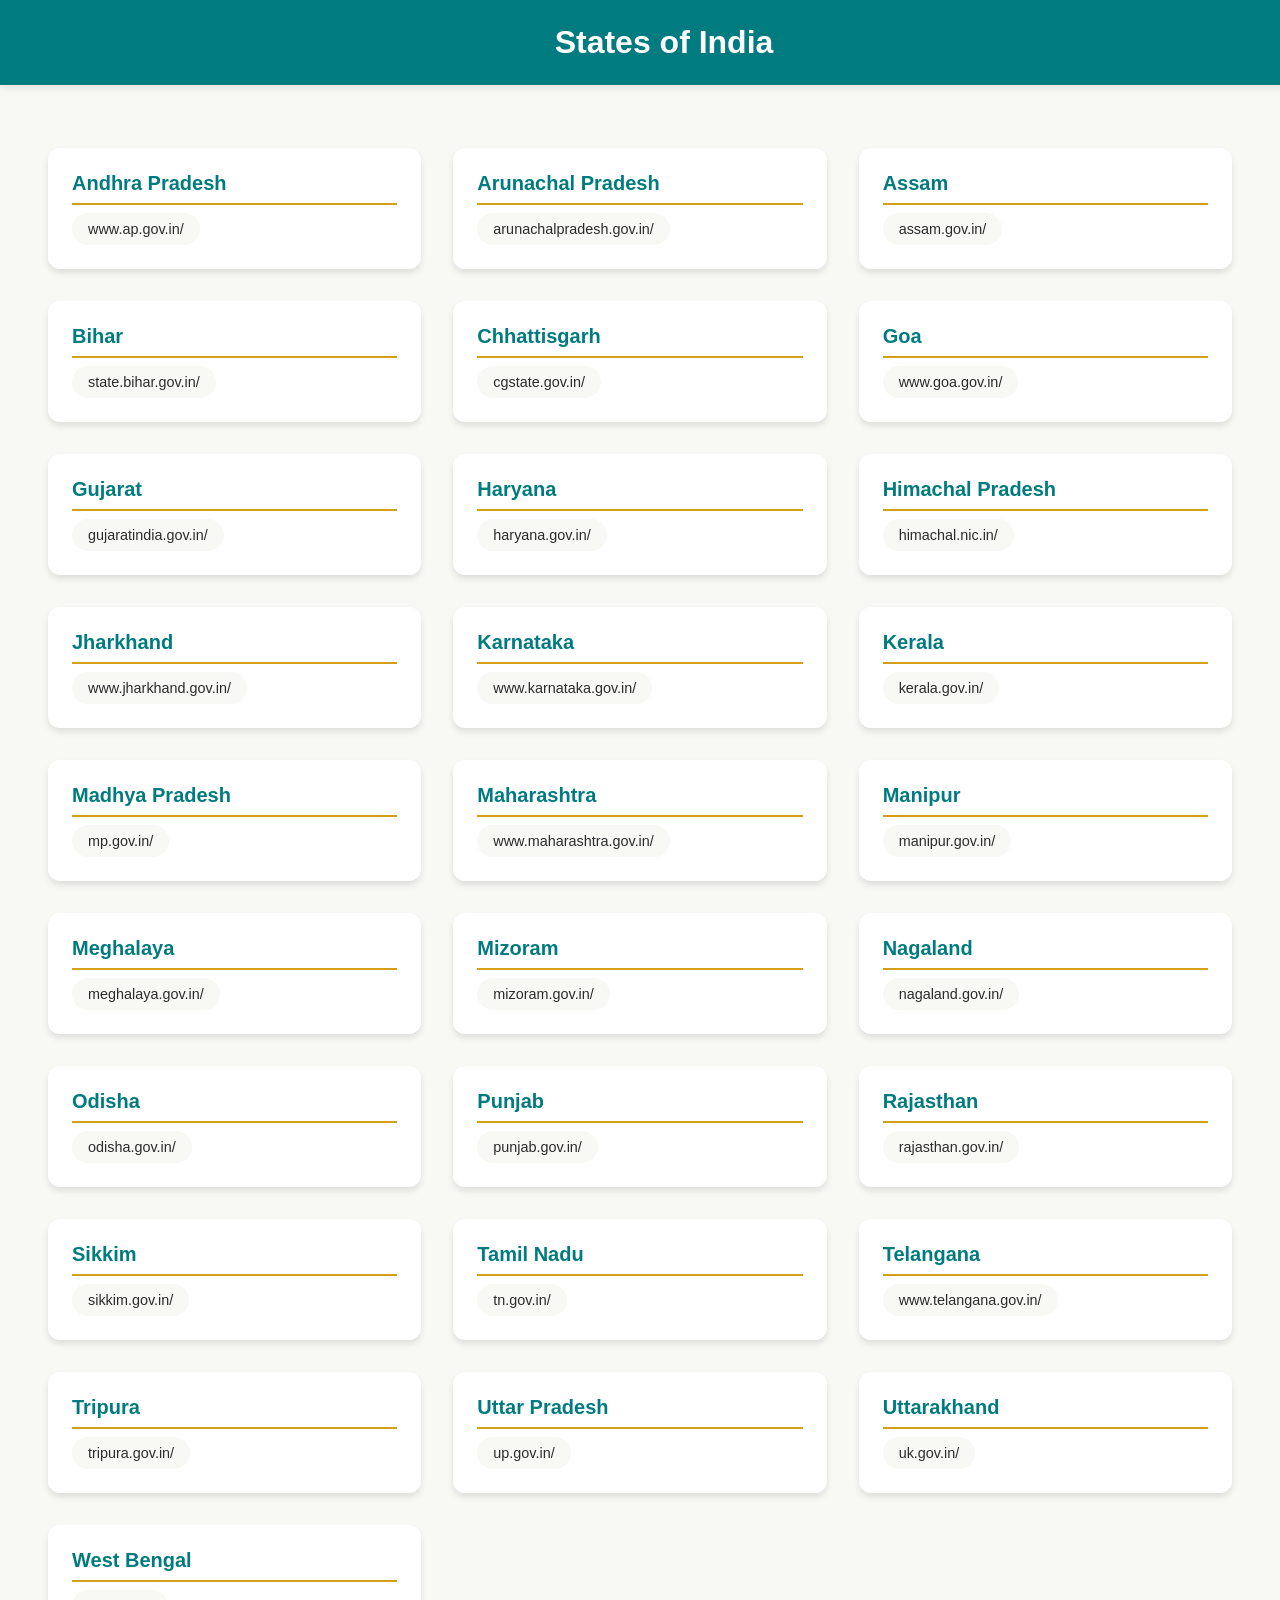
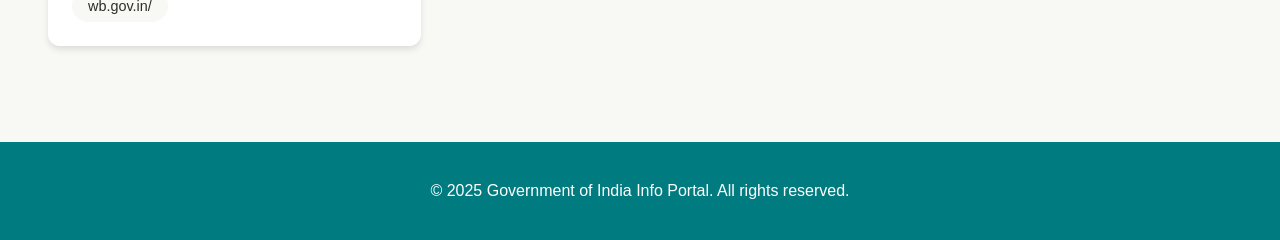
<file: statesofindia.html>
<!DOCTYPE html>
<html lang="en">
<head>
  <meta charset="UTF-8" />
  <meta name="viewport" content="width=device-width, initial-scale=1.0"/>
  <title>States of India</title>
  <style>
    :root {
      --primary: #007B7F;
      --secondary: #2C2C2C;
      --accent: #D4A017;
      --text: #2C2C2C;
      --bg-light: #F8F9F5;
    }

    body, html {
      margin: 0;
      padding: 0;
      font-family: 'Segoe UI', sans-serif;
      background: var(--bg-light);
      scroll-behavior: smooth;
    }

    .header {
      background: var(--primary);
      padding: 1.5rem;
      position: fixed;
      width: 100%;
      top: 0;
      z-index: 1000;
      box-shadow: 0 2px 10px rgba(0,0,0,0.1);
      animation: slideDown 0.5s ease-out;
    }

    @keyframes slideDown {
      from {
        transform: translateY(-100%);
      }
      to {
        transform: translateY(0);
      }
    }

    .header h1 {
      color: white;
      margin: 0;
      text-align: center;
      font-size: 2rem;
      opacity: 0;
      animation: fadeIn 0.5s ease-out forwards 0.5s;
    }

    .main-content {
      margin-top: 100px;
      padding: 2rem;
      max-width: 1400px;
      margin-left: auto;
      margin-right: auto;
    }

    .states-grid {
      display: grid;
      grid-template-columns: repeat(auto-fill, minmax(300px, 1fr));
      gap: 2rem;
      padding: 1rem;
    }

    .state-card {
      background: white;
      border-radius: 12px;
      padding: 1.5rem;
      box-shadow: 0 4px 6px rgba(0,0,0,0.1);
      transform-origin: center;
      transition: all 0.3s cubic-bezier(0.4, 0, 0.2, 1);
      opacity: 0;
      animation: fadeInUp 0.5s ease-out forwards;
      animation-delay: calc(var(--order) * 0.1s);
    }

    .state-card:hover {
      transform: translateY(-5px);
      box-shadow: 0 8px 15px rgba(0,0,0,0.2);
      background: linear-gradient(135deg, white, var(--bg-light));
    }

    .state-name {
      color: var(--primary);
      font-size: 1.25rem;
      font-weight: 600;
      margin-bottom: 0.5rem;
      border-bottom: 2px solid var(--accent);
      padding-bottom: 0.5rem;
    }

    .state-link a {
      color: var(--secondary);
      text-decoration: none;
      font-size: 0.9rem;
      transition: color 0.3s ease;
      display: inline-block;
      padding: 0.5rem 1rem;
      border-radius: 20px;
      background: var(--bg-light);
    }

    .state-link a:hover {
      color: var(--primary);
      background: var(--accent);
    }

    @keyframes fadeIn {
      from {
        opacity: 0;
      }
      to {
        opacity: 1;
      }
    }

    @keyframes fadeInUp {
      from {
        opacity: 0;
        transform: translateY(20px);
      }
      to {
        opacity: 1;
        transform: translateY(0);
      }
    }

    footer {
      background: var(--primary);
      color: white;
      text-align: center;
      padding: 1.5rem;
      margin-top: 3rem;
      opacity: 0;
      animation: fadeIn 0.5s ease-out forwards 1s;
    }

    @media (max-width: 768px) {
      .states-grid {
        grid-template-columns: repeat(auto-fill, minmax(250px, 1fr));
      }
      
      .header h1 {
        font-size: 1.5rem;
      }
    }
  </style>
</head>
<body>
  <header class="header">
    <h1>States of India</h1>
  </header>

  <main class="main-content">
    <div class="states-grid">
      <!-- States will be populated by JavaScript -->
    </div>
  </main>

  <footer>
    <p>&copy; 2025 Government of India Info Portal. All rights reserved.</p>
  </footer>

  <script>
    const states = [
      { name: "Andhra Pradesh", url: "https://www.ap.gov.in/" },
      { name: "Arunachal Pradesh", url: "https://arunachalpradesh.gov.in/" },
      { name: "Assam", url: "https://assam.gov.in/" },
      { name: "Bihar", url: "https://state.bihar.gov.in/" },
      { name: "Chhattisgarh", url: "https://cgstate.gov.in/" },
      { name: "Goa", url: "https://www.goa.gov.in/" },
      { name: "Gujarat", url: "https://gujaratindia.gov.in/" },
      { name: "Haryana", url: "https://haryana.gov.in/" },
      { name: "Himachal Pradesh", url: "https://himachal.nic.in/" },
      { name: "Jharkhand", url: "https://www.jharkhand.gov.in/" },
      { name: "Karnataka", url: "https://www.karnataka.gov.in/" },
      { name: "Kerala", url: "https://kerala.gov.in/" },
      { name: "Madhya Pradesh", url: "https://mp.gov.in/" },
      { name: "Maharashtra", url: "https://www.maharashtra.gov.in/" },
      { name: "Manipur", url: "https://manipur.gov.in/" },
      { name: "Meghalaya", url: "https://meghalaya.gov.in/" },
      { name: "Mizoram", url: "https://mizoram.gov.in/" },
      { name: "Nagaland", url: "https://nagaland.gov.in/" },
      { name: "Odisha", url: "https://odisha.gov.in/" },
      { name: "Punjab", url: "https://punjab.gov.in/" },
      { name: "Rajasthan", url: "https://rajasthan.gov.in/" },
      { name: "Sikkim", url: "https://sikkim.gov.in/" },
      { name: "Tamil Nadu", url: "https://tn.gov.in/" },
      { name: "Telangana", url: "https://www.telangana.gov.in/" },
      { name: "Tripura", url: "https://tripura.gov.in/" },
      { name: "Uttar Pradesh", url: "https://up.gov.in/" },
      { name: "Uttarakhand", url: "https://uk.gov.in/" },
      { name: "West Bengal", url: "https://wb.gov.in/" }
    ];

    const statesGrid = document.querySelector('.states-grid');

    states.forEach((state, index) => {
      const stateCard = document.createElement('div');
      stateCard.className = 'state-card';
      stateCard.style.setProperty('--order', index);
      
      stateCard.innerHTML = `
        <div class="state-name">${state.name}</div>
        <div class="state-link">
          <a href="${state.url}" target="_blank">${state.url.replace('https://', '')}</a>
        </div>
      `;
      
      statesGrid.appendChild(stateCard);
    });

    // Intersection Observer for scroll animations
    const observer = new IntersectionObserver((entries) => {
      entries.forEach(entry => {
        if (entry.isIntersecting) {
          entry.target.style.opacity = '1';
          entry.target.style.transform = 'translateY(0)';
          observer.unobserve(entry.target);
        }
      });
    }, { threshold: 0.1 });

    document.querySelectorAll('.state-card').forEach(card => {
      observer.observe(card);
    });
  </script>
</body>
</html>
</file>
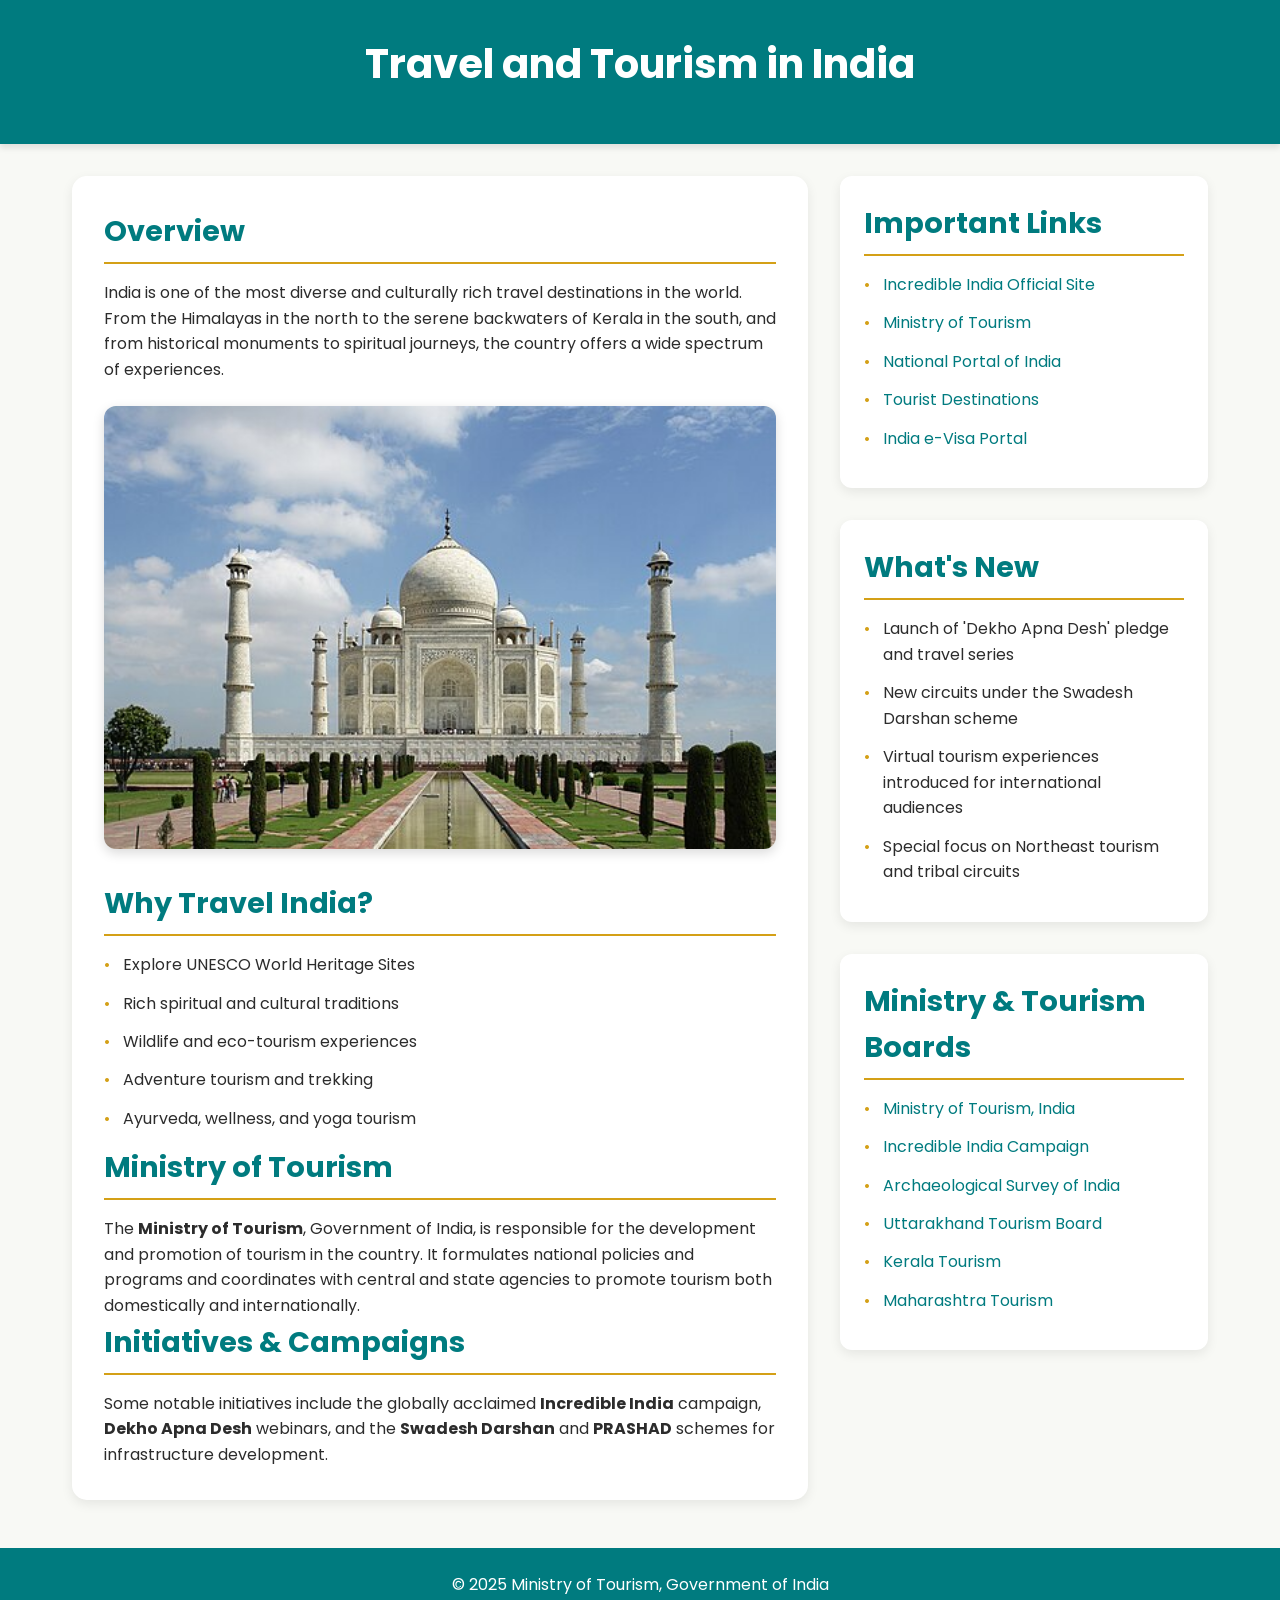
<file: travel.html>
<!DOCTYPE html>
<html lang="en">
<head>
  <meta charset="UTF-8" />
  <meta name="viewport" content="width=device-width, initial-scale=1.0"/>
  <title>Travel and Tourism - India</title>
  <link href="https://fonts.googleapis.com/css2?family=Poppins:wght@300;400;500;600;700&display=swap" rel="stylesheet">
  <style>
    :root {
      --primary: #007B7F;
      --secondary: #2C2C2C;
      --accent: #D4A017;
      --text: #2C2C2C;
      --bg-light: #F8F9F5;
    }

    * {
      margin: 0;
      padding: 0;
      box-sizing: border-box;
    }

    body {
      font-family: 'Poppins', sans-serif;
      background-color: var(--bg-light);
      color: var(--text);
      line-height: 1.6;
    }

    header {
      background-color: var(--primary);
      color: white;
      padding: 2rem;
      text-align: center;
      position: relative;
      overflow: hidden;
      box-shadow: 0 4px 6px rgba(0,0,0,0.1);
      animation: slideDown 0.8s ease-out;
    }

    header h1 {
      font-size: 2.5rem;
      margin-bottom: 1rem;
      opacity: 0;
      animation: fadeIn 0.8s ease-out forwards 0.5s;
    }

    .container {
      max-width: 1200px;
      margin: 2rem auto;
      padding: 0 2rem;
      display: grid;
      grid-template-columns: 2fr 1fr;
      gap: 2rem;
    }

    main {
      background: white;
      padding: 2rem;
      border-radius: 15px;
      box-shadow: 0 4px 12px rgba(0,0,0,0.08);
      opacity: 0;
      animation: slideUp 0.8s ease-out forwards;
    }

    aside {
      background: white;
      padding: 1.5rem;
      border-radius: 12px;
      box-shadow: 0 4px 12px rgba(0,0,0,0.08);
      margin-bottom: 2rem;
      transform: translateX(50px);
      opacity: 0;
      animation: slideIn 0.8s ease-out forwards;
    }

    aside:nth-child(2) {
      animation-delay: 0.2s;
    }

    aside:nth-child(3) {
      animation-delay: 0.4s;
    }

    h2 {
      color: var(--primary);
      margin-bottom: 1rem;
      font-size: 1.8rem;
      border-bottom: 2px solid var(--accent);
      padding-bottom: 0.5rem;
    }

    img {
      width: 100%;
      height: auto;
      border-radius: 12px;
      margin: 1.5rem 0;
      box-shadow: 0 4px 12px rgba(0,0,0,0.15);
      transition: transform 0.3s ease;
    }

    img:hover {
      transform: scale(1.02);
    }

    ul {
      list-style: none;
    }

    li {
      margin-bottom: 0.8rem;
      padding-left: 1.2rem;
      position: relative;
    }

    li::before {
      content: "•";
      color: var(--accent);
      position: absolute;
      left: 0;
    }

    a {
      color: var(--primary);
      text-decoration: none;
      transition: color 0.3s ease;
      position: relative;
    }

    a::after {
      content: '';
      position: absolute;
      width: 100%;
      height: 2px;
      bottom: -2px;
      left: 0;
      background-color: var(--accent);
      transform: scaleX(0);
      transform-origin: right;
      transition: transform 0.3s ease;
    }

    a:hover::after {
      transform: scaleX(1);
      transform-origin: left;
    }

    footer {
      background-color: var(--primary);
      color: white;
      text-align: center;
      padding: 1.5rem;
      margin-top: 3rem;
      opacity: 0;
      animation: fadeIn 0.8s ease-out forwards 1s;
    }

    @keyframes slideDown {
      from {
        transform: translateY(-100%);
      }
      to {
        transform: translateY(0);
      }
    }

    @keyframes fadeIn {
      from {
        opacity: 0;
      }
      to {
        opacity: 1;
      }
    }

    @keyframes slideUp {
      from {
        opacity: 0;
        transform: translateY(50px);
      }
      to {
        opacity: 1;
        transform: translateY(0);
      }
    }

    @keyframes slideIn {
      from {
        opacity: 0;
        transform: translateX(50px);
      }
      to {
        opacity: 1;
        transform: translateX(0);
      }
    }

    @media (max-width: 768px) {
      .container {
        grid-template-columns: 1fr;
      }
      
      header h1 {
        font-size: 2rem;
      }

      main, aside {
        padding: 1.5rem;
      }
    }
  </style>
</head>
<body>
  <header>
    <h1>Travel and Tourism in India</h1>
  </header>

  <div class="container">
    <main>
      <h2>Overview</h2>
      <p>
        India is one of the most diverse and culturally rich travel destinations in the world. From the Himalayas in the north to the serene backwaters of Kerala in the south, and from historical monuments to spiritual journeys, the country offers a wide spectrum of experiences.
      </p>

      <img src="tajmahal.jpeg" alt="Incredible India"/>

      <h2>Why Travel India?</h2>
      <ul>
        <li>Explore UNESCO World Heritage Sites</li>
        <li>Rich spiritual and cultural traditions</li>
        <li>Wildlife and eco-tourism experiences</li>
        <li>Adventure tourism and trekking</li>
        <li>Ayurveda, wellness, and yoga tourism</li>
      </ul>

      <h2>Ministry of Tourism</h2>
      <p>
        The <strong>Ministry of Tourism</strong>, Government of India, is responsible for the development and promotion of tourism in the country. It formulates national policies and programs and coordinates with central and state agencies to promote tourism both domestically and internationally.
      </p>

      <h2>Initiatives & Campaigns</h2>
      <p>
        Some notable initiatives include the globally acclaimed <strong>Incredible India</strong> campaign, <strong>Dekho Apna Desh</strong> webinars, and the <strong>Swadesh Darshan</strong> and <strong>PRASHAD</strong> schemes for infrastructure development.
      </p>
    </main>

    <div>
      <aside>
        <h2>Important Links</h2>
        <ul>
          <li><a href="https://www.incredibleindia.org/" target="_blank">Incredible India Official Site</a></li>
          <li><a href="https://tourism.gov.in/" target="_blank">Ministry of Tourism</a></li>
          <li><a href="https://www.india.gov.in/" target="_blank">National Portal of India</a></li>
          <li><a href="https://www.incredibleindia.org/content/incredible-india-v2/en/travel/destinations.html" target="_blank">Tourist Destinations</a></li>
          <li><a href="https://www.evisaindia.com/" target="_blank">India e-Visa Portal</a></li>
        </ul>
      </aside>

      <aside>
        <h2>What's New</h2>
        <ul>
          <li>Launch of 'Dekho Apna Desh' pledge and travel series</li>
          <li>New circuits under the Swadesh Darshan scheme</li>
          <li>Virtual tourism experiences introduced for international audiences</li>
          <li>Special focus on Northeast tourism and tribal circuits</li>
        </ul>
      </aside>

      <aside>
        <h2>Ministry & Tourism Boards</h2>
        <ul>
          <li><a href="https://tourism.gov.in/" target="_blank">Ministry of Tourism, India</a></li>
          <li><a href="https://www.incredibleindia.org/" target="_blank">Incredible India Campaign</a></li>
          <li><a href="https://asi.nic.in/" target="_blank">Archaeological Survey of India</a></li>
          <li><a href="https://uttarakhandtourism.gov.in/" target="_blank">Uttarakhand Tourism Board</a></li>
          <li><a href="https://keralatourism.org/" target="_blank">Kerala Tourism</a></li>
          <li><a href="https://mahatourism.gov.in/" target="_blank">Maharashtra Tourism</a></li>
        </ul>
      </aside>
    </div>
  </div>

  <footer>
    &copy; 2025 Ministry of Tourism, Government of India
  </footer>
</body>
</html>
</file>
<file: styles.css>
* {
    margin: 0;
    padding: 0;
    box-sizing: border-box;
}

:root {
    --primary: #007B7F;
    --secondary: #2C2C2C;
    --accent: #D4A017;
    --text: #2C2C2C;
    --bg-light: #F8F9F5;
}

body {
    font-family: -apple-system, BlinkMacSystemFont, "Segoe UI", Roboto, "Helvetica Neue", Arial, sans-serif;
    color: var(--text);
    background: url('indianlogo.jpeg.jpeg') no-repeat center center fixed;
    background-size: cover;
    min-height: 100vh;
    position: relative;
    padding-top: 140px;
}

body::before {
    content: '';
    position: fixed;
    top: 0;
    left: 0;
    width: 100%;
    height: 100%;
    backdrop-filter: blur(10px);
    z-index: -1;
}

/* Header Styles */
header {
    background-color: var(--primary);
    color: white;
    position: fixed;
    width: 100%;
    top: 0;
    z-index: 100;
}

.header-top {
    padding: 1rem 2rem;
    display: flex;
    justify-content: space-between;
    align-items: center;
    border-bottom: 1px solid rgba(255, 255, 255, 0.1);
}

.header-bottom {
    padding: 0.75rem 2rem;
    background-color: rgba(255, 255, 255, 0.1);
}

/* Logo */
.logo {
    display: flex;
    align-items: center;
    gap: 0.75rem;
}

.logo svg {
    color: white;
}

.logo h1 {
    color: white;
    font-size: 1.5rem;
    margin: 0;
}

/* Navigation */
.main-nav {
    display: flex;
    align-items: center;
    gap: 1.5rem;
}

.nav-item {
    position: relative;
}

.nav-btn {
    display: flex;
    align-items: center;
    gap: 0.5rem;
    padding: 0.5rem 0.75rem;
    color: white;
    cursor: pointer;
    transition: all 0.2s;
    border-radius: 0.375rem;
}

.nav-btn:hover {
    background-color: rgba(255, 255, 255, 0.1);
}

.nav-btn.active {
    background-color: rgba(255, 255, 255, 0.2);
    color: var(--accent);
}

/* Search Section */
.search-section {
    display: flex;
    align-items: center;
    gap: 2rem;
    max-width: 1200px;
    margin: 0 auto;
}

.search-container {
    display: flex;
    align-items: center;
    gap: 0.5rem;
    flex: 1;
}

#navSearchInput {
    flex: 1;
    padding: 0.75rem 1rem;
    border: none;
    outline: none;
    font-size: 1rem;
    background: white;
    border-radius: 24px;
    max-width: 400px;
}

.search-btn {
    padding: 0.75rem 1rem;
    background: white;
    border: none;
    border-radius: 24px;
    cursor: pointer;
    color: var(--primary);
    display: flex;
    align-items: center;
    justify-content: center;
    transition: all 0.2s;
}

.advanced-search-btn {
    padding: 0.75rem 1.5rem;
    background: transparent;
    border: 1px solid white;
    border-radius: 24px;
    color: white;
    cursor: pointer;
    font-size: 0.875rem;
    transition: all 0.2s;
    white-space: nowrap;
}

.quick-links {
    display: flex;
    align-items: center;
    gap: 1rem;
    color: white;
    font-size: 0.875rem;
}

.quick-links a {
    color: white;
    text-decoration: none;
    transition: color 0.2s;
    white-space: nowrap;
}

.quick-links a:hover {
    color: var(--accent);
}

.separator {
    color: rgba(255, 255, 255, 0.5);
}

/* Live Assistance Section */
.live-assistance-section {
    background: var(--bg-light);
    padding: 40px 0;
    margin: 40px 0;
    border-radius: 8px;
}

.assistance-container {
    max-width: 1200px;
    margin: 0 auto;
    padding: 0 20px;
}

.assistance-header {
    text-align: center;
    margin-bottom: 40px;
}

.assistance-header h2 {
    color: var(--primary);
    font-size: 2rem;
    display: flex;
    align-items: center;
    justify-content: center;
    gap: 10px;
}

.assistance-options {
    display: grid;
    grid-template-columns: repeat(auto-fit, minmax(300px, 1fr));
    gap: 20px;
}

.assistance-card {
    background: white;
    border-radius: 8px;
    padding: 30px;
    text-align: center;
    transition: transform 0.3s ease;
    box-shadow: 0 4px 6px rgba(0,0,0,0.05);
}

.live-chat-card {
    border: 2px solid var(--primary);
    position: relative;
}

.live-chat-card::before {
    content: "Most Popular";
    position: absolute;
    top: -12px;
    right: 20px;
    background: var(--primary);
    color: white;
    padding: 4px 12px;
    border-radius: 20px;
    font-size: 0.75rem;
}

.card-icon {
    width: 60px;
    height: 60px;
    background: var(--bg-light);
    border-radius: 50%;
    display: flex;
    align-items: center;
    justify-content: center;
    margin: 0 auto 20px;
}

.assistance-card h3 {
    color: var(--primary);
    margin-bottom: 10px;
}

.assistance-btn {
    background: var(--bg-light);
    color: var(--primary);
    border: 1px solid var(--primary);
    border-radius: 4px;
    padding: 10px 20px;
    cursor: pointer;
    transition: all 0.3s ease;
    font-weight: 500;
    width: 100%;
}

.assistance-btn.primary {
    background: var(--primary);
    color: white;
}

.assistance-btn:hover {
    background: var(--primary);
    color: white;
}

/* Responsive Design */
@media (max-width: 1024px) {
    .search-section {
        flex-direction: column;
        gap: 1rem;
    }
    
    .quick-links {
        justify-content: center;
    }
}

@media (max-width: 768px) {
    body {
        padding-top: 160px;
    }
    
    .header-top {
        flex-direction: column;
        gap: 1rem;
    }
    
    .main-nav {
        flex-wrap: wrap;
        justify-content: center;
    }
    
    .search-container {
        flex-wrap: wrap;
        justify-content: center;
    }
    
    #navSearchInput {
        max-width: none;
    }
}

.search-btn {
    padding: 0.75rem 1rem;
    background: none;
    border: none;
    cursor: pointer;
    color: var(--primary);
    display: flex;
    align-items: center;
    justify-content: center;
}
.advanced-search-btn {
    padding: 0.75rem 1.5rem;
    background: transparent;
    border: 1px solid white;
    border-radius: 24px;
    color: white;
    cursor: pointer;
    font-size: 0.875rem;
    transition: all 0.2s;
}

.advanced-search-btn:hover {
    background: white;
    color: var(--primary);
}

.quick-links {
    display: flex;
    align-items: center;
    gap: 1rem;
    color: white;
    font-size: 0.875rem;
}

.quick-links a {
    color: white;
    text-decoration: none;
    transition: color 0.2s;
}

.quick-links a:hover {
    color: var(--accent);
}

.separator {
    color: rgba(255, 255, 255, 0.5);
}
.logo {
    display: flex;
    align-items: center;
    gap: 0.75rem;
}
.logo svg {
    color: white;
}
.logo h1 {
    color: white;
    font-size: 1.5rem;
    margin: 0;
}
.main-nav {
    display: flex;
    align-items: center;
    gap: 1.5rem;
}
.nav-item {
    position: relative;
}

.nav-btn {
    display: flex;
    align-items: center;
    gap: 0.5rem;
    padding: 0.5rem 0.75rem;
    color: white;
    cursor: pointer;
    transition: all 0.2s;
    border-radius: 0.375rem;
}

.nav-btn:hover {
    background-color: rgba(255, 255, 255, 0.1);
}

.nav-btn.active {
    background-color: rgba(255, 255, 255, 0.2);
    color: var(--accent);
}

.nav-icon {
    font-size: 1.25rem;
}

.btn {
    display: flex;
    align-items: center;
    gap: 0.5rem;
    padding: 0.5rem 1rem;
    background-color: white;
    color: var(--primary);
    border: none;
    border-radius: 0.375rem;
    cursor: pointer;
    transition: all 0.2s;
    font-weight: 500;
}

.btn:hover {
    background-color: var(--accent);
    color: white;
    transform: translateY(-1px);
}

/* Dropdown Styles */
.dropdown-content {
    display: none;
    position: absolute;
    top: 100%;
    left: 0;
    background-color: white;
    min-width: 200px;
    box-shadow: 0 2px 5px rgba(0,0,0,0.2);
    border-radius: 0.375rem;
    z-index: 1000;
}

.nav-item:hover .dropdown-content {
    display: block;
}

.dropdown-content a {
    color: var(--text);
    padding: 0.75rem 1rem;
    text-decoration: none;
    display: block;
    transition: all 0.2s;
}

.dropdown-content a:hover {
    background-color: var(--bg-light);
    color: var(--primary);
}

/* Live Assistance Section */
.live-assistance-section {
    background-color: var(--bg-light);
    border-radius: 8px;
    margin: 2rem 0;
    padding: 2rem;
}

.assistance-container {
    max-width: 1200px;
    margin: 0 auto;
}

.assistance-header {
    text-align: center;
    margin-bottom: 2rem;
}

.assistance-header h2 {
    color: var(--primary);
    display: flex;
    align-items: center;
    justify-content: center;
    gap: 0.5rem;
    font-size: 1.875rem;
}

.assistance-header svg {
    color: var(--primary);
}

.assistance-options {
    display: grid;
    grid-template-columns: repeat(auto-fit, minmax(300px, 1fr));
    gap: 1.5rem;
}

.assistance-card {
    background-color: white;
    border-radius: 8px;
    padding: 1.5rem;
    text-align: center;
    transition: all 0.3s ease;
    border: 1px solid var(--bg-light);
}

.assistance-card:hover {
    transform: translateY(-5px);
    box-shadow: 0 10px 15px rgba(0,0,0,0.1);
}

.live-chat-card {
    border: 2px solid var(--primary);
    position: relative;
}

.live-chat-card::before {
    content: "Most Popular";
    position: absolute;
    top: -12px;
    right: 20px;
    background: var(--primary);
    color: white;
    padding: 4px 12px;
    border-radius: 20px;
    font-size: 0.75rem;
}

.card-icon {
    width: 60px;
    height: 60px;
    background-color: var(--bg-light);
    border-radius: 50%;
    display: flex;
    align-items: center;
    justify-content: center;
    margin: 0 auto 1.25rem;
}

.card-icon svg {
    color: var(--primary);
}

.assistance-card h3 {
    color: var(--primary);
    margin-bottom: 0.75rem;
    font-size: 1.25rem;
}

.assistance-card p {
    color: var(--text);
    margin-bottom: 1.25rem;
}

.assistance-btn {
    background-color: var(--bg-light);
    color: var(--primary);
    border: 1px solid var(--primary);
    border-radius: 4px;
    padding: 0.75rem 1.5rem;
    cursor: pointer;
    transition: all 0.3s ease;
    font-weight: 500;
    width: 100%;
}

.assistance-btn.primary {
    background-color: var(--primary);
    color: white;
}

.assistance-btn:hover {
    background-color: var(--primary);
    color: white;
}

.assistance-btn.primary:hover {
    background-color: var(--accent);
    border-color: var(--accent);
}
.chat-dialog {
    position: fixed;
    bottom: 20px;
    right: 20px;
    width: 300px;
    height: 400px;
    background: white;
    border-radius: 8px;
    box-shadow: 0 4px 12px rgba(0,0,0,0.15);
    display: flex;
    flex-direction: column;
    z-index: 1000;
}

.chat-header {
    padding: 15px;
    background: var(--primary);
    color: white;
    border-radius: 8px 8px 0 0;
    display: flex;
    justify-content: space-between;
    align-items: center;
}

.close-chat {
    background: none;
    border: none;
    color: white;
    font-size: 24px;
    cursor: pointer;
}

.chat-messages {
    flex: 1;
    padding: 15px;
    overflow-y: auto;
}

.chat-input {
    padding: 15px;
    display: flex;
    gap: 10px;
    border-top: 1px solid #eee;
}

.chat-input input {
    flex: 1;
    padding: 8px;
    border: 1px solid #ddd;
    border-radius: 4px;
}

.chat-input button {
    padding: 8px 15px;
    background: var(--primary);
    color: white;
    border: none;
    border-radius: 4px;
    cursor: pointer;
}

.chat-input button:disabled {
    background: #ccc;
    cursor: not-allowed;
}

.system-message {
    text-align: center;
    color: #666;
    font-style: italic;
    margin: 10px 0;
}

.agent-message {
    background: #f0f0f0;
    padding: 8px 12px;
    border-radius: 12px;
    margin: 5px 0;
    max-width: 80%;
}

.user-message {
    background: var(--primary);
    color: white;
    padding: 8px 12px;
    border-radius: 12px;
    margin: 5px 0 5px auto;
    max-width: 80%;
}



.btn {
    display: flex;
    align-items: center;
    gap: 0.5rem;
    padding: 0.5rem 1rem;
    border-radius: 0.25rem;
    border: none;
    cursor: pointer;
    font-weight: 500;
    transition: all 0.2s;
    background-color: var(--primary);
    color: white;
}

.btn:hover {
    background-color: #005c5f;
    
    transform: translateY(-1px);
}

main {
    max-width: 1200px;
    margin: 5rem auto 1.5rem;
    padding: 0 1rem;
}

.content-container {
    max-width: 1200px;
    margin: 0 auto;
    padding: 20px;
   backdrop-filter: blur(30px);
   background-color: rgba(248, 249, 245, 0.75); /* semi-opaque cream */
    border-radius: 8px;
    box-shadow: 0 2px 4px rgba(0, 0, 0, 0.1);
}



.tab-content {
    display: none;
    opacity: 0;
    transform: translateX(20px);
    transition: opacity 0.5s ease, transform 0.5s ease;
}

.tab-content.active {
    display: block;
    opacity: 1;
    transform: translateX(0);
}

h2 {
    font-size: 1.875rem;
    font-weight: bold;
    margin-bottom: 1rem;
    color: var(--primary);
}

.carousel-container {
    width: 100%;
    overflow: hidden;
    position: relative;
    margin-top: 1.5rem;
    border-radius: 0.5rem;
    backdrop-filter: blur(20px);
    -webkit-backdrop-filter: blur(40px); /* for Safari */
    box-shadow: 0 4px 15px rgba(0, 0, 0, 0.1);
}


.service-grid {
    display: flex;
    transition: transform 0.5s ease;
    width: 300%;
    position: relative;
    z-index: 1;
    backdrop-filter: blur(40px);
}

.service-grid::before {
    content: "";
    position: absolute;
    inset: 0;
    backdrop-filter: blur(40px);
    z-index: -1;
    border-radius: 0.5rem;
}


.service-slide {
    display: grid;
    grid-template-columns: repeat(2, 1fr);
    gap: 1rem;
    width: 33.333%;
    padding: 1rem;
   
}

.service-card {
    display: block;
    text-decoration: none;
   
    
    padding: 30px;
    border-radius: 10px;
    backdrop-filter: blur(40px);
    -webkit-backdrop-filter: blur(40px);
    transition: transform 0.3s ease, box-shadow 0.3s ease;
    box-shadow: 0 4px 20px rgba(0, 0, 0, 0.1);
      
    
}

.service-card:hover {
    transform: translateY(-2px);
    box-shadow: 0 8px 25px rgba(0, 0, 0, 0.15);
}

.service-card svg {
    color: var(--primary);
    margin-bottom: 0.5rem;
}

.service-card h3 {
    color: var(--secondary);
    font-weight: 600;
    margin-bottom: 0.5rem;
    
}

.service-card p {
    color: var(--text);
    font-size: 0.875rem;
}

.carousel-dots {
    display: flex;
    justify-content: center;
    margin-top: 1rem;
    gap: 0.5rem;
}

.carousel-dot {
    width: 10px;
    height: 10px;
    border-radius: 50%;
    background-color: var(--accent);
    opacity: 0.5;
    cursor: pointer;
    transition: all 0.3s ease;
    border: none;
}

.carousel-dot:hover {
    opacity: 0.8;
}

.carousel-dot.active {
    opacity: 1;
    transform: scale(1.2);
}

.search-container {
    position: relative;
    margin-bottom: 1.5rem;
}

.search-container svg {
    position: absolute;
    left: 0.75rem;
    top: 50%;
    transform: translateY(-50%);
    color: var(--primary);
}

#searchInput {
    width: 100%;
    padding: 0.5rem 0.75rem 0.5rem 2.5rem;
    border: 1px solid #e2e8f0;
    border-radius: 0.375rem;
    font-size: 1rem;
}

#searchInput:focus {
    outline: none;
    border-color: var(--primary);
    box-shadow: 0 0 0 3px rgba(30, 64, 175, 0.1);
}

.service-item {
    backdrop-filter: blur(40px);
    padding: 1.5rem;
    border-radius: 0.375rem;
    margin-bottom: 1rem;
    box-shadow: 0 1px 2px rgba(0, 0, 0, 0.05);
    border: 1px solid #e2e8f0;
    transition: transform 0.2s;
}

.service-item:hover {
    transform: translateY(-2px);
}

.service-item h3 {
    font-size: 1.125rem;
    font-weight: 600;
    margin-bottom: 0.5rem;
    color: var(--secondary);
}

.service-item p {
    color: var(--text);
}

.service-item a {
    display: inline-block;
    margin-top: 0.5rem;
    color: var(--primary);
    text-decoration: none;
    font-size: 0.875rem;
    transition: color 0.2s;
}

.service-item a:hover {
    color: var(--secondary);
}


.contact-info {
    display: flex;
    flex-direction: column;
    gap: 1.5rem;
}

.contact-item {
    display: flex;
    align-items: center;
    gap: 0.75rem;
    padding: 1rem;
    background-color:#F8F9F5;
    border-radius: 0.5rem;
    border: 1px solid #F8F9F5;
}

.contact-item svg {
    color: var(--primary);
}

.contact-item .label {
    font-weight: 600;
    margin-bottom: 0.25rem;
    color: var(--secondary);
}

.visitor-counter {
    position: fixed;
    bottom: 1rem;
    right: 1rem;
    background-color: #F8F9F5;
    padding: 0.75rem;
    border-radius: 0.5rem;
    box-shadow: 0 2px 4px rgba(0, 0, 0, 0.1);
    display: flex;
    align-items: center;
    gap: 0.5rem;
    border: 1px solid #F8F9F5;
}

.visitor-counter svg {
    color: var(--primary);
}

.visitor-counter p {
    color: var(--text);
    font-size: 0.875rem;
}
/* Live Assistance Section */
.live-assistance-section {
    background:#F8F9F5;
    border-top: 1px solid #F8F9F5;
    border-bottom: 1px solid #F8F9F5;
    padding: 40px 0;
    margin: 40px 0;
  }
  
  .assistance-container {
    max-width: 1200px;
    margin: 0 auto;
    padding: 0 20px;
  }
  
  .assistance-header {
    text-align: center;
    margin-bottom: 40px;
  }
  
  .assistance-header h2 {
    color: #007B7F;
    font-size: 2rem;
    display: flex;
    align-items: center;
    justify-content: center;
    gap: 10px;
  }
  
  .assistance-header p {
   color:  black;    
     font-size: 1.1rem;
    max-width: 600px;
    margin: 10px auto 0;
  }
  
  .assistance-options {
    display: grid;
    grid-template-columns: repeat(auto-fit, minmax(300px, 1fr));
    gap: 20px;
  }
  
  .assistance-card {
    background:#F8F9F5;
    border-radius: 8px;
    padding: 30px;
    box-shadow: 0 4px 6px rgba(0,0,0,0.05);
    transition: transform 0.3s ease, box-shadow 0.3s ease;
    text-align: center;
    border: 1px solid#F8F9F5;
  }
  
  .assistance-card:hover {
    transform: translateY(-5px);
    box-shadow: 0 10px 15px rgba(0,0,0,0.1);
  }
  
  .live-chat-card {
    border: 2px solid #007B7F;
    position: relative;
  }
  
  .live-chat-card::before {
    content: "Most Popular";
    position: absolute;
    top: -10px;
    right: 20px;
    background: #007B7F;
    color: #F8F9F5;
    padding: 3px 10px;
    border-radius: 20px;
    font-size: 0.8rem;
  }
  
  .card-icon {
    width: 60px;
    height: 60px;
    background:#F8F9F5;
    border-radius: 50%;
    display: flex;
    align-items: center;
    justify-content: center;
    margin: 0 auto 20px;
  }
  
  .card-icon svg {
    color: #007B7F;
  }
  
  .assistance-card h3 {
    color: #007B7F;
    margin-bottom: 10px;
  }
  
  .assistance-card p {
    color: #4a5568;
    margin-bottom: 20px;
  }
  
  .assistance-btn {
    background: #F8F9F5;
    color:#007B7F;
    border: 1px solid#007B7F;
    border-radius: 4px;
    padding: 10px 20px;
    cursor: pointer;
    transition: all 0.3s ease;
    font-weight: 500;
  }
  
  .assistance-btn.primary {
    background: #007B7F;
    color:#F8F9F5;
  }
  
  .assistance-btn:hover {
    background: #007B7F;
    color: #F8F9F5;
  }
  
  .assistance-btn.primary:hover {
    background:#007B7F;
  }
  
  @media (max-width: 768px) {
    .assistance-options {
      grid-template-columns: 1fr;
    }
    
    .assistance-header h2 {
      font-size: 1.5rem;
    }
  }
  /* Citizen Feedback System CSS */
  .feedback-system {
    background-color: #F8F9F5;
    border-radius: 8px;
    box-shadow: 0 4px 12px rgba(0, 0, 0, 0.08);
    padding: 25px;
    margin: 20px 0;
    border: 1px solid #F8F9F5;
    width: 100%;
    height: 100%;
    display: flex;
    flex-direction: column;
}

.feedback-system h3 {
    color: #007B7F;
    font-size: 1.4rem;
    margin-bottom: 20px;
    display: flex;
    align-items: center;
    gap: 10px;
}

.feedback-system h3 i {
    color: #007B7F;
}

.rating-stars {
    margin: 15px 0 25px;
    display: flex;
    justify-content: center;
    gap: 8px;
}

.rating-stars .star {
    font-size: 2.2rem;
    color: #cccccc;
    cursor: pointer;
    transition: all 0.2s ease;
    position: relative;
}

.rating-stars .star:hover,
.rating-stars .star.active {
    color: #007B7F;
    transform: scale(1.1);
}

.rating-stars .star:hover ~ .star {
    color: #cccccc !important;
}

.feedback-system textarea {
    width: 100%;
    min-height: 120px;
    padding: 15px;
    border: 1px solid #ddd;
    border-radius: 6px;
    font-family: inherit;
    font-size: 1rem;
    resize: vertical;
    margin-bottom: 20px;
    transition: border 0.3s;
}

.feedback-system textarea:focus {
    outline: none;
    border-color: #007B7F;
    box-shadow: 0 0 0 3px rgba(26, 62, 114, 0.1);
}

.submit-feedback {
    background-color: #007B7F;
    color: white;
    border: none;
    padding: 12px 25px;
    border-radius: 6px;
    font-size: 1rem;
    font-weight: 500;
    cursor: pointer;
    transition: all 0.3s ease;
    display: block;
    width: 100%;
    max-width: 200px;
    margin: 0 auto;
}

.submit-feedback:hover {
    background-color: #005f61;
    transform: translateY(-2px);
    box-shadow: 0 4px 8px rgba(0, 0, 0, 0.1);
}

.submit-feedback:active {
    transform: translateY(0);
}

.rating-feedback {
    text-align: center;
    margin-top: 10px;
    font-size: 0.9rem;
    color: #666;
    min-height: 20px;
}

.feedback-thankyou {
    text-align: center;
    padding: 20px;
    display: none;
}

.feedback-thankyou i {
    font-size: 3rem;
    color: #007B7F;
    margin-bottom: 15px;
}

.feedback-thankyou h4 {
    color: #007B7F;
    margin-bottom: 10px;
}

.feedback-help-container {
    display: flex;
    justify-content: center;
    align-items: stretch;
    gap: 20px;
    flex-wrap: wrap;
    max-width: 1200px;
    margin: 20px auto;
    padding: 0 20px;
}

.feedback-wrapper, .help-wrapper {
    flex: 1 1 45%;
    max-width: 45%;
}

.help-system {
    background-color: #F8F9F5;
    border-radius: 8px;
    box-shadow: 0 4px 12px rgba(0, 0, 0, 0.08);
    padding: 25px;
    margin: 20px 0;
    border: 1px solid #F8F9F5;
    width: 100%;
    height: 100%;
    display: flex;
    flex-direction: column;
}

.help-form {
    display: flex;
    flex-direction: column;
    gap: 1rem;
}

.help-form input,
.help-form textarea {
    padding: 0.75rem 1rem;
    border: 1px solid #e2e8f0;
    border-radius: 0.375rem;
    font-size: 1rem;
    resize: vertical;
}

.help-form textarea {
    min-height: 120px;
}

.submit-help {
    background-color: #007B7F;
    color: white;
    border: none;
    padding: 12px 25px;
    border-radius: 6px;
    font-size: 1rem;
    font-weight: 500;
    cursor: pointer;
    transition: all 0.3s ease;
    display: block;
    width: 100%;
    max-width: 200px;
    margin: 0 auto;
}

.submit-help:hover {
    background-color: #005f61;
    transform: translateY(-2px);
    box-shadow: 0 4px 8px rgba(0, 0, 0, 0.1);
}

@media (max-width: 768px) {
    .feedback-help-container {
        flex-direction: column;
        align-items: center;
    }

    .feedback-wrapper, .help-wrapper {
        max-width: 100%;
        flex: 1 1 100%;
    }

    .feedback-system, .help-system {
        margin: 20px 0;
    }
}

footer {
    background-color: var(--secondary);
    color: white;
    padding: 2rem 0;
    margin-top: 3rem;
}

.footer-content {
    max-width: 1200px;
    margin: 0 auto;
    padding: 0 1rem;
    display: grid;
    grid-template-columns: repeat(auto-fit, minmax(250px, 1fr));
    gap: 2rem;
}

@keyframes bounce {
    0%, 20%, 50%, 80%, 100% {transform: translateY(0);}
    40% {transform: translateY(-10px);}
    60% {transform: translateY(-5px);}
}

.star.active.bounce {
    animation: bounce 0.5s;
}

footer {
    background-color: var(--secondary);
    color: white;
    padding: 2rem 0;
    margin-top: 3rem;
}

.footer-content {
    max-width: 1200px;
    margin: 0 auto;
    padding: 0 1rem;
    display: grid;
    grid-template-columns: repeat(auto-fit, minmax(250px, 1fr));
    gap: 2rem;
}

@keyframes bounce {
    0%, 20%, 50%, 80%, 100% {transform: translateY(0);}
    40% {transform: translateY(-10px);}
    60% {transform: translateY(-5px);}
}

.star.active.bounce {
    animation: bounce 0.5s;
}

.footer-section h3 {
    font-size: 1.25rem;
    margin-bottom: 1rem;
}

.footer-section ul {
    list-style: none;
}

.footer-section ul li {
    margin-bottom: 0.5rem;
}

.footer-section a {
    color: #e2e8f0;
    text-decoration: none;
    transition: color 0.2s;
}

.footer-section a:hover {
    color: white;
}

.footer-bottom {
    text-align: center;
    padding-top: 2rem;
    margin-top: 2rem;
    border-top: 1px solid rgba(255, 255, 255, 0.1);
}

@media (max-width: 768px) {
    .header-content {
        flex-direction: column;
        gap: 1rem;
        text-align: center;
    }

    nav {
        width: 100%;
        justify-content: center;
        flex-wrap: wrap;
    }

    .service-slide {
        grid-template-columns: 1fr;
    }

    .dropdown-content {
        position: static;
        box-shadow: none;
        margin-top: 0.5rem;
    }
    
}
.grievance-section {
    background: #fefefe;
    padding: 60px 20px;
    border-top: 1px solid #e2e8f0;
  }
  
  .grievance-container {
    max-width: 700px;
    margin: 0 auto;
    text-align: center;
  }
  
  .grievance-container h2 {
    color: var(--secondary);
    font-size: 2rem;
    margin-bottom: 1rem;
  }
  
  .grievance-container p {
    color: var(--text);
    margin-bottom: 2rem;
  }
  
  .grievance-form {
    display: flex;
    flex-direction: column;
    gap: 1rem;
  }
  
  .grievance-form input,
  .grievance-form textarea {
    padding: 0.75rem;
    border: 1px solid #e2e8f0;
    border-radius: 6px;
    font-size: 1rem;
  }
  
  .grievance-form textarea {
    min-height: 120px;
    resize: vertical;
  }
  
  .grievance-form button {
    background-color: var(--primary);
    color: #fff;
    padding: 0.75rem;
    border: none;
    border-radius: 6px;
    font-weight: 600;
    cursor: pointer;
    transition: background 0.3s ease;
  }
  
  .grievance-form button:hover {
    background-color: var(--secondary);
  }
  .grievance-section {
    background-color: #F8F9F5;
    padding: 60px 0;
    border-top: 1px solid #F8F9F5;
    border-bottom: 1px solid #F8F9F5;
  }
  
  .grievance-section .container {
    max-width: 800px;
    margin: 0 auto;
    padding: 0 20px;
    text-align: center;
  }
  
  .grievance-section h2 {
    font-size: 2rem;
    color: #007B7F;
    margin-bottom: 1rem;
  }
  
  .grievance-section p {
    color: #4a5568;
    margin-bottom: 2rem;
    font-size: 1.1rem;
  }
  
  .grievance-form {
    display: flex;
    flex-direction: column;
    gap: 1rem;
  }
  
  .grievance-form input,
  .grievance-form textarea {
    padding: 0.75rem 1rem;
    border: 1px solid #e2e8f0;
    border-radius: 0.375rem;
    font-size: 1rem;
    resize: vertical;
  }
  
  .grievance-form textarea {
    min-height: 120px;
  }
  
  .grievance-form button {
    background-color: #007B7F;
    color: #F8F9F5;
    border: none;
    padding: 0.75rem 1rem;
    border-radius: 0.375rem;
    font-weight: 600;
    cursor: pointer;
    transition: background-color 0.3s ease;
  }
  
  .grievance-form button:hover {
    background-color: #005f61;
  }
  
  @media (max-width: 768px) {
    .grievance-section h2 {
      font-size: 1.5rem;
    }
  } 
  .file-upload {
    text-align: left;
    display: flex;
    flex-direction: column;
    gap: 0.5rem;
    font-size: 0.95rem;
    color: #4a5568;
  }
  
  .file-upload input[type="file"] {
    border: 1px solid #e2e8f0;
    padding: 0.5rem;
    border-radius: 0.375rem;
    background-color: #fff;
    font-size: 0.95rem;
    cursor: pointer;
  }
</file>
